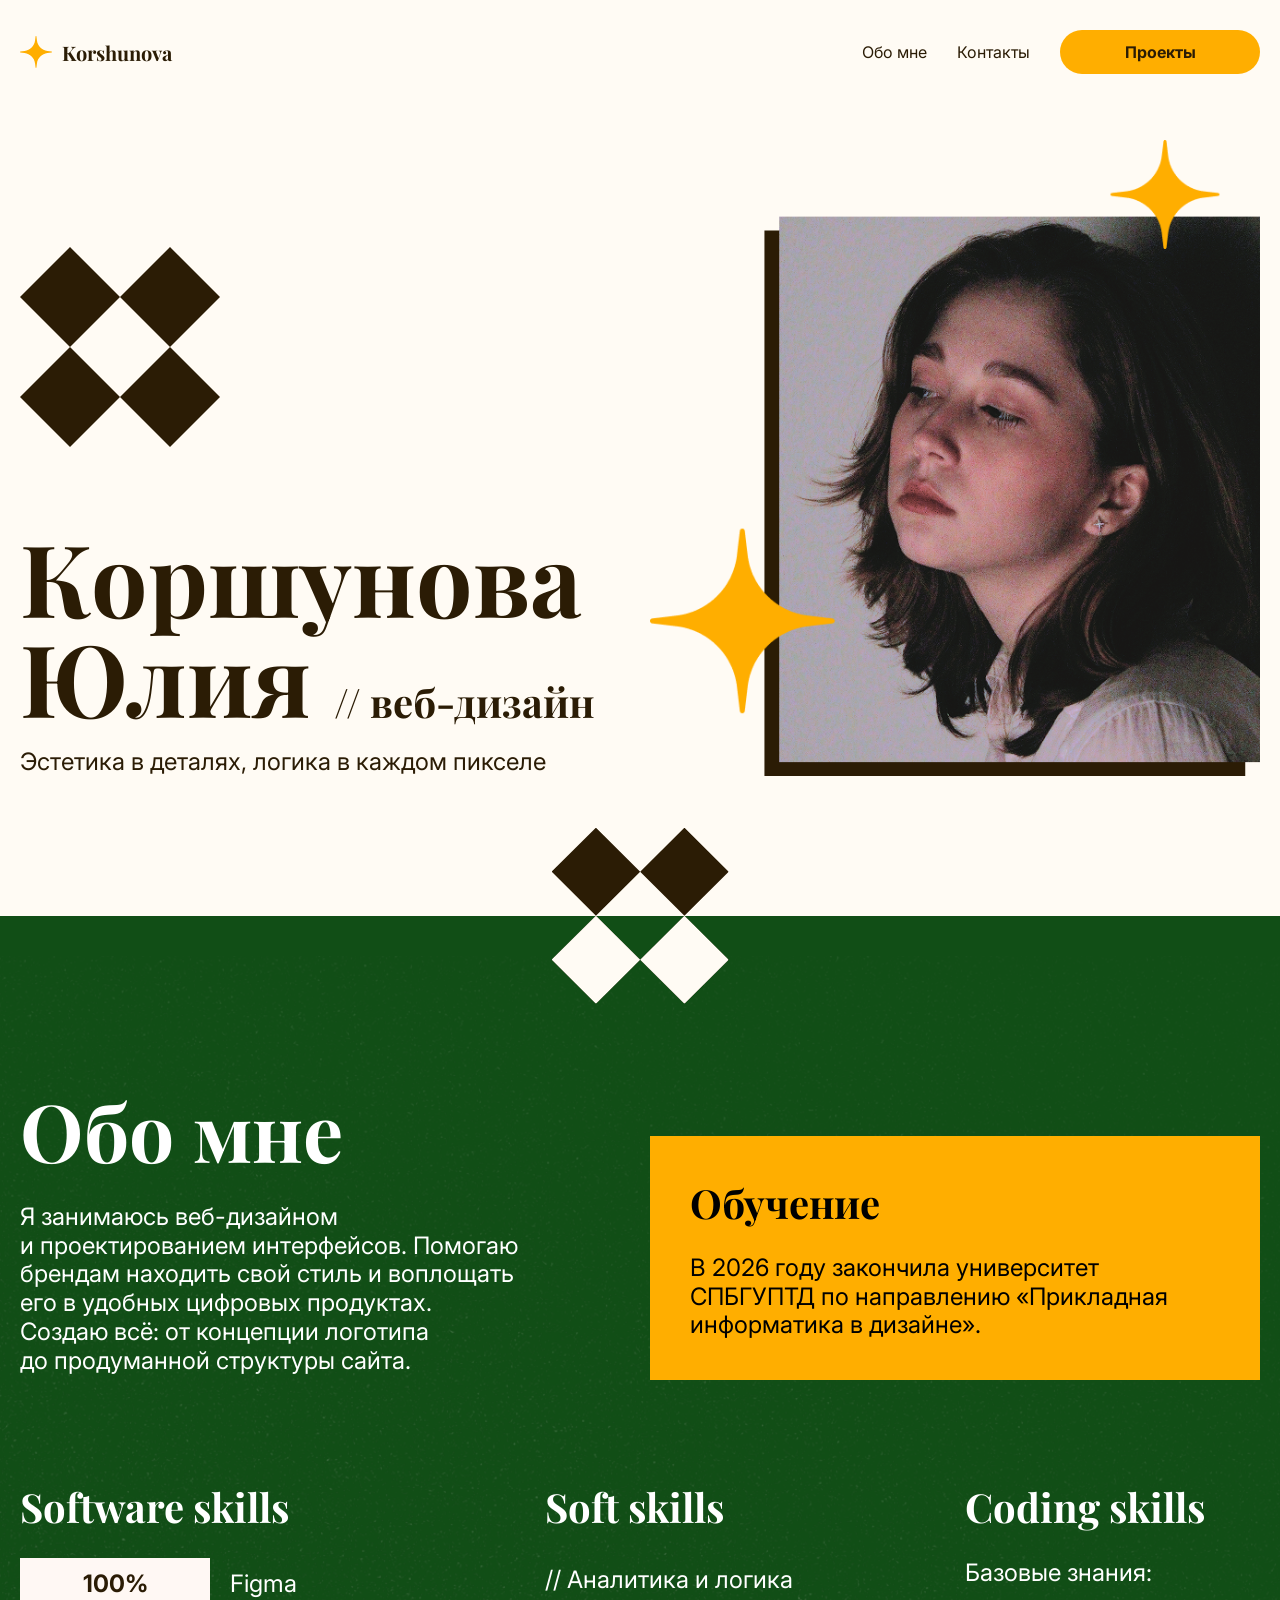
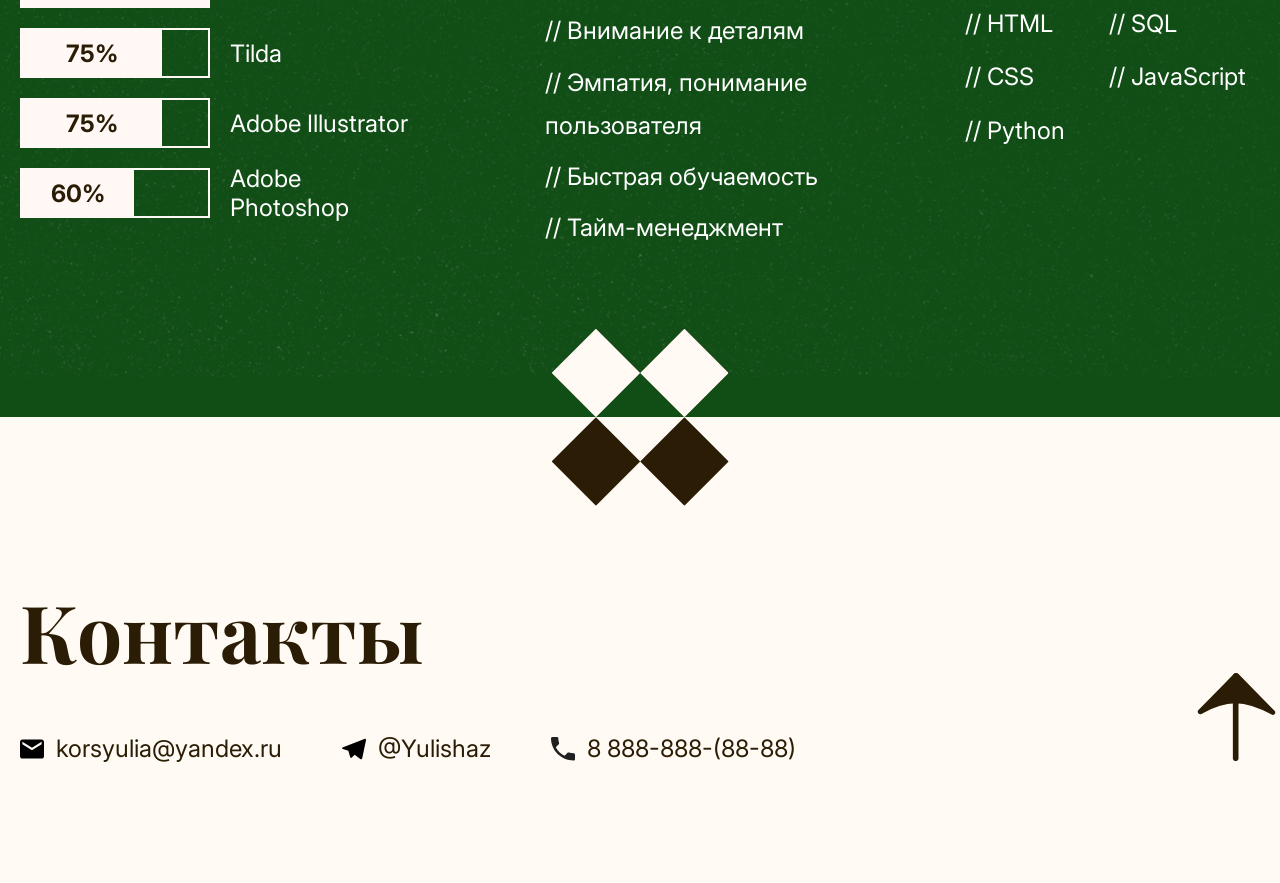
<file: index.html>
<!DOCTYPE html>
<html lang="ru">
<head>
  <meta charset="UTF-8">
  <meta name="viewport" content="width=device-width, initial-scale=1.0">
  <title>Korshunova</title>
  <link rel="icon" href="img/star.svg" type="image/svg+xml">

  <link href="https://fonts.googleapis.com/css2?family=Inter:wght@400;700&family=Playfair+Display:wght@700&display=swap" rel="stylesheet">
  <link rel="stylesheet" href="style.css">
</head>

<body>

<header class="header">
  <div class="container header__inner">
    <a href="index.html" class="logo">
      <img src="img/logo.svg" alt="">
      <span>Korshunova</span>
    </a>

    <nav class="nav">
      <a href="#about">Обо мне</a>
      <a href="#contacts">Контакты</a>
      <a href="projects.html" class="btn">Проекты</a>
    </nav>
  </div>
</header>

<main>

<section class="hero">
  <div class="container grid hero__grid">

    <div class="hero__content">
      <img class="decor decor--shape" src="img/shape.svg" alt="">
      <div class="hero__name-wrapper">
        <h1>Коршунова<br>Юлия <span class="hero__role">// веб-дизайн</span></h1>
      </div>
      <p class="hero__desc">Эстетика в деталях, логика в каждом пикселе</p>
    </div>

    <div class="hero__image">
      <img src="img/photo.png" alt="">
    </div>

  </div>
</section>

<section class="decor-section decor-section--top">
  <div class="container">
    <img class="decor decor--tooltip1" src="img/Tooltip1.svg" alt="">
  </div>
</section>

<section class="about" id="about">
  <div class="container grid">

    <div class="about__text">
      <h2>Обо мне</h2>
      <p class="about__desc">
        Я&nbsp;занимаюсь веб-дизайном и&nbsp;проектированием интерфейсов. Помогаю брендам находить свой стиль и&nbsp;воплощать его в&nbsp;удобных цифровых продуктах. Создаю всё: от&nbsp;концепции логотипа до&nbsp;продуманной структуры сайта.
      </p>
    </div>

    <div class="about__education">
      <h3>Обучение</h3>
      <p>
        В&nbsp;2026&nbsp;году закончила университет СПБГУПТД по&nbsp;направлению «Прикладная информатика в&nbsp;дизайне».
      </p>
    </div>

    <!-- SOFTWARE -->
    <div class="skills software">
      <h3>Software skills</h3>
      <div class="software__grid">
        <div class="software__bars">
          <div class="skill">
            <div class="bar bar--full"><span class="bar__percent">100%</span></div>
            <span class="skill__name">Figma</span>
          </div>

          <div class="skill">
            <div class="bar bar--partial"><div class="bar__fill" style="width:75%"><span class="bar__percent">75%</span></div></div>
            <span class="skill__name">Tilda</span>
          </div>

          <div class="skill">
            <div class="bar bar--partial"><div class="bar__fill" style="width:75%"><span class="bar__percent">75%</span></div></div>
            <span class="skill__name">Adobe Illustrator</span>
          </div>

          <div class="skill">
            <div class="bar bar--partial"><div class="bar__fill" style="width:60%"><span class="bar__percent">60%</span></div></div>
            <span class="skill__name">Adobe Photoshop</span>
          </div>
        </div>
      </div>
    </div>

    <!-- SOFT -->
    <div class="skills soft">
      <h3>Soft skills</h3>
      <p>// Аналитика и логика</p>
      <p>// Внимание к деталям</p>
      <p>// Эмпатия, понимание пользователя</p>
      <p>// Быстрая обучаемость</p>
      <p>// Тайм-менеджмент</p>
    </div>

    <!-- CODING -->
    <div class="skills coding">
      <h3>Coding skills</h3>
      <p class="coding__subtitle">Базовые знания:</p>
      <div class="coding__grid">
        <span>// HTML</span>
        <span>// SQL</span>
        <span>// CSS</span>
        <span>// JavaScript</span>
        <span>// Python</span>
      </div>
    </div>

  </div>
</section>

<section class="decor-section decor-section--bottom">
  <div class="container">
    <img class="decor decor--tooltip2" src="img/Tooltip2.svg" alt="">
  </div>
</section>

<section class="contacts" id="contacts">
  <div class="container grid contacts__grid">
    <div class="contacts__content">
      <h2>Контакты</h2>

      <div class="contacts__row">
        <a href="mailto:korsyulia@yandex.ru" class="contacts__item">
          <img src="img/email.svg" alt="" class="contacts__icon">
          <span>korsyulia@yandex.ru</span>
        </a>
        <a href="https://t.me/Yulishaz" class="contacts__item">
          <img src="img/telegram.svg" alt="" class="contacts__icon">
          <span>@Yulishaz</span>
        </a>
        <a href="tel:88888888888" class="contacts__item">
          <img src="img/phone.svg" alt="" class="contacts__icon">
          <span>8 888-888-(88-88)</span>
        </a>
      </div>
    </div>

    <a href="#" class="scroll-up">
      <svg class="scroll-up__svg" width="94" height="90" viewBox="0 0 94 90" fill="none" xmlns="http://www.w3.org/2000/svg">
        <path d="M90.6475 45.5056L3.21889 45.5056" stroke="currentColor" stroke-width="6" stroke-linecap="round"/>
        <path d="M2.09815 43.5738L41.1259 5.20379C41.9572 4.38652 43.3418 5.45259 42.7895 6.47921C26.6225 36.5305 26.5753 55.269 42.088 82.7337C42.6707 83.7653 41.2412 84.9096 40.3964 84.0789L2.09815 46.4262C1.30101 45.6425 1.30101 44.3575 2.09815 43.5738Z" fill="currentColor" stroke="currentColor" stroke-width="3"/>
      </svg>
    </a>
  </div>
</section>

</main>

<script src="cursor-stars.js"></script>
<script>
  // Плавный скролл к контактам
  document.querySelectorAll('a[href="#contacts"]').forEach(anchor => {
    anchor.addEventListener('click', function(e) {
      e.preventDefault();
      const contacts = document.querySelector('#contacts');
      if (contacts) {
        contacts.scrollIntoView({ behavior: 'smooth' });
      }
    });
  });
</script>

</body>
</html>
</file>
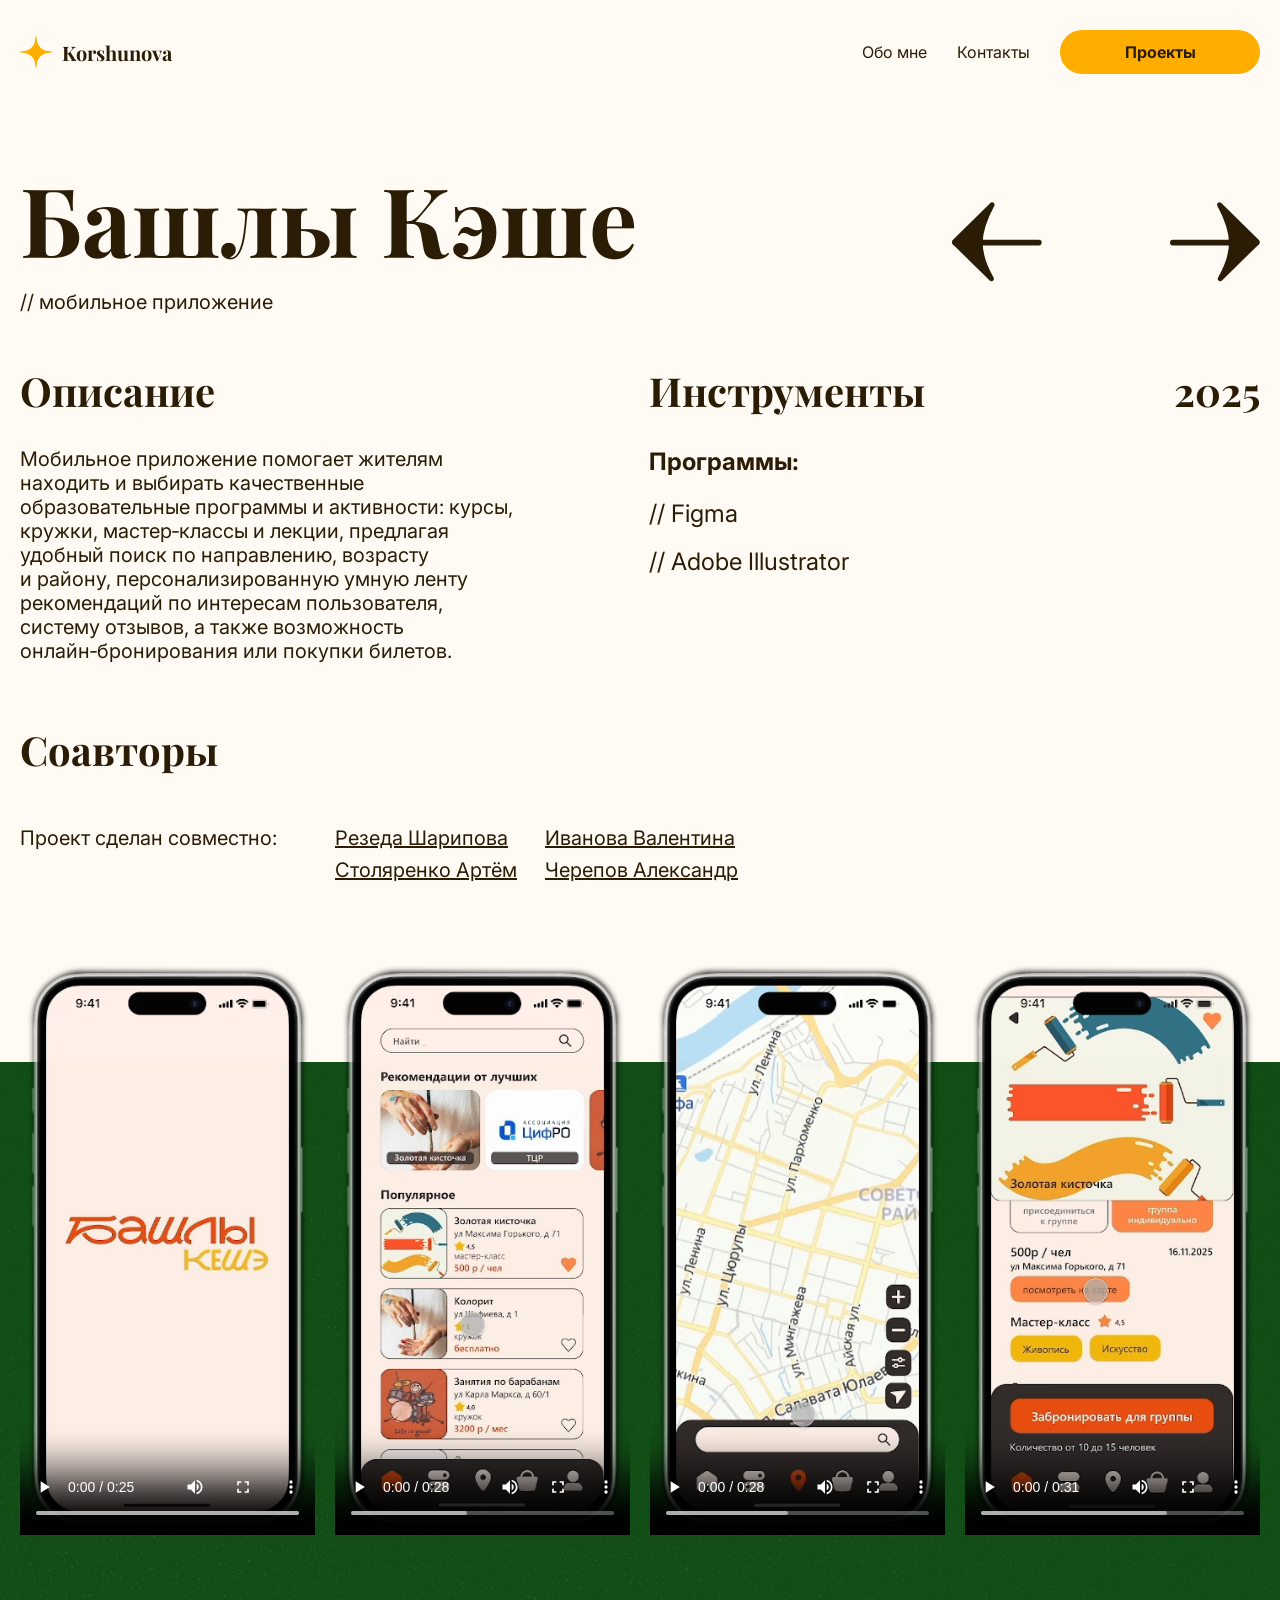
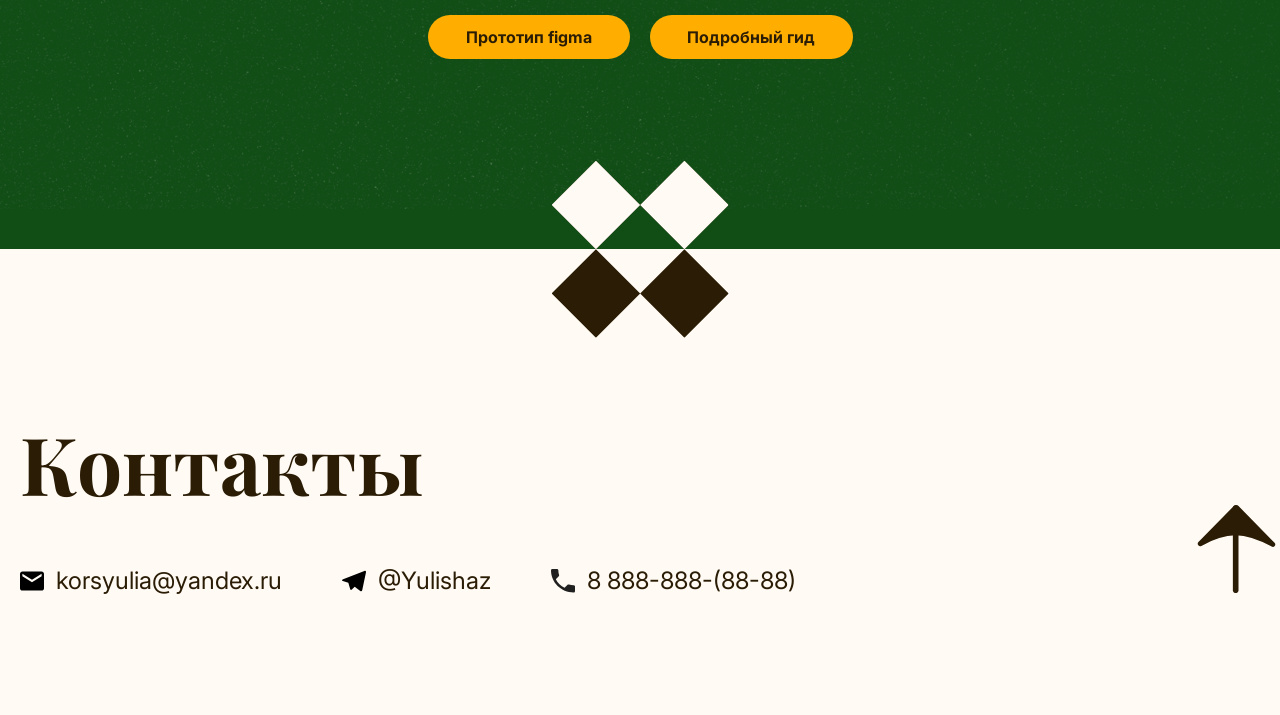
<file: Bashly_Keshe.html>
<!DOCTYPE html>
<html lang="ru">
<head>
  <meta charset="UTF-8">
  <meta name="viewport" content="width=device-width, initial-scale=1.0">
  <title>Korshunova</title>
  <link rel="icon" href="img/star.svg" type="image/svg+xml">

  <link href="https://fonts.googleapis.com/css2?family=Inter:wght@400;700&family=Playfair+Display:wght@700&display=swap" rel="stylesheet">
  <link rel="stylesheet" href="style.css">
	<link rel="stylesheet" href="1-5_project.css">
</head>

<body>

<header class="header">
  <div class="container header__inner">
    <a href="index.html" class="logo">
      <img src="img/logo.svg" alt="">
      <span>Korshunova</span>
    </a>

    <nav class="nav">
      <a href="#about">Обо мне</a>
      <a href="#contacts">Контакты</a>
      <a href="projects.html" class="btn">Проекты</a>
    </nav>
  </div>
</header>

<main>


<section class="project-hero">
  <div class="container">
    <div class="project-hero__grid">
      <div class="project-hero__title">
        <h1>Башлы Кэше</h1>
        <p class="project-hero__subtitle">// мобильное приложение</p>
      </div>
      <div class="project-hero__nav">
        <a href="Re_Kroy.html" class="project-nav project-nav--left">
          <svg class="project-nav__svg" width="94" height="90" viewBox="0 0 94 90" fill="none" xmlns="http://www.w3.org/2000/svg">
            <path d="M90.6475 45.5056L3.21889 45.5056" stroke="currentColor" stroke-width="6" stroke-linecap="round"/>
            <path d="M2.09815 43.5738L41.1259 5.20379C41.9572 4.38652 43.3418 5.45259 42.7895 6.47921C26.6225 36.5305 26.5753 55.269 42.088 82.7337C42.6707 83.7653 41.2412 84.9096 40.3964 84.0789L2.09815 46.4262C1.30101 45.6425 1.30101 44.3575 2.09815 43.5738Z" fill="currentColor" stroke="currentColor" stroke-width="3"/>
          </svg>
        </a>
        <a href="Robot_Fyorli.html" class="project-nav project-nav--right">
          <svg class="project-nav__svg" width="94" height="90" viewBox="0 0 94 90" fill="none" xmlns="http://www.w3.org/2000/svg">
            <path d="M3 45.5056L90.4286 45.5056" stroke="currentColor" stroke-width="6" stroke-linecap="round"/>
            <path d="M91.5493 43.5738L52.5215 5.20379C51.6902 4.38652 50.3057 5.45259 50.858 6.47921C67.025 36.5305 67.0721 55.269 51.5594 82.7337C50.9768 83.7653 52.4062 84.9096 53.2511 84.0789L91.5493 46.4262C92.3465 45.6425 92.3465 44.3575 91.5493 43.5738Z" fill="currentColor" stroke="currentColor" stroke-width="3"/>
          </svg>
        </a>
      </div>
    </div>
  </div>
</section>



<section class="project-description">
  <div class="container grid">
    <div class="project-description__content">
      <h3>Описание</h3>
      <p>Мобильное приложение помогает жителям находить и&nbsp;выбирать качественные образовательные программы и&nbsp;активности: курсы, кружки, мастер‑классы и&nbsp;лекции, предлагая удобный поиск по&nbsp;направлению, возрасту и&nbsp;району, персонализированную умную ленту рекомендаций по&nbsp;интересам пользователя, систему отзывов, а&nbsp;также возможность онлайн‑бронирования или&nbsp;покупки билетов.</p>
    </div>
    <div class="project-description__tools project-description__tools--bashly">
      <h3>Инструменты</h3>
      <div class="tools-grid tools-grid--bashly">
        <div class="tools-block tools-block--programs">
          <h4>Программы:</h4>
          <div class="tools-list">
            <span>// Figma</span>
            <span>// Adobe Illustrator</span>
          </div>
        </div>
      </div>
    </div>
    <div class="project-description__year project-description__year--bashly-desk">
      <span>2025</span>
    </div>
  </div>
</section>

<section class="project-additional project-additional--bashly">
  <div class="container grid">
    <div class="project-additional__coauthors-full">
      <h3>Соавторы</h3>
    </div>
    <div class="project-additional__coauthors">
      <p>Проект сделан совместно:</p>
    </div>
    <div class="project-additional__coauthors-names project-additional__coauthors-names--left">
      <p><a href="https://portfolio-site-ivory-xi-17.vercel.app/index.html" target="_blank" class="coauthors-link">Резеда Шарипова</a></p>
      <p><a href="https://69ca72d69d079e9d02023d40--sweet-kulfi-033fd5.netlify.app/index.html" target="_blank" class="coauthors-link">Столяренко Артём</a></p>
    </div>
    <div class="project-additional__coauthors-names project-additional__coauthors-names--right">
      <p><a href="https://vallusha-ivanova.github.io/PORTFOLIO_VI/" target="_blank" class="coauthors-link">Иванова Валентина</a></p>
      <p><a href="https://lurrk.okak.pw/" target="_blank" class="coauthors-link">Черепов Александр</a></p>
    </div>
    <div class="project-description__year project-description__year--bashly-mob">
      <span>2025</span>
    </div>
  </div>
</section>

<section class="project-video-section project-bashly-videos">
  <div class="container grid">
    <div class="project-bashly__video-wrapper">
      <video class="project-bashly__video" controls>
        <source src="img/Башлыкэше1.webm" type="video/webm">
        Ваш браузер не поддерживает видео.
      </video>
    </div>
    <div class="project-bashly__video-wrapper">
      <video class="project-bashly__video" controls>
        <source src="img/Башлыкэше2.webm" type="video/webm">
        Ваш браузер не поддерживает видео.
      </video>
    </div>
    <div class="project-bashly__video-wrapper">
      <video class="project-bashly__video" controls>
        <source src="img/Башлыкэше3.webm" type="video/webm">
        Ваш браузер не поддерживает видео.
      </video>
    </div>
    <div class="project-bashly__video-wrapper">
      <video class="project-bashly__video" controls>
        <source src="img/Башлыкэше4.webm" type="video/webm">
        Ваш браузер не поддерживает видео.
      </video>
    </div>
    <div class="project-bashly__buttons">
      <a href="https://www.figma.com/design/RJx8r9iWoQotzjj0ZLqhCL/IT?node-id=0-1&t=GP9k4cDZUFLuFrWu-1" target="_blank" class="btn btn--figma">Прототип figma</a>
      <a href="https://disk.yandex.ru/i/KCMBqmqzCn1Mfw" target="_blank" class="btn btn--guide">Подробный гид</a>
    </div>
  </div>
</section>

<section class="decor-section decor-section--bottom">
  <div class="container">
    <img class="decor decor--tooltip2" src="img/Tooltip2.svg" alt="">
  </div>
</section>




<section class="contacts" id="contacts">
  <div class="container grid contacts__grid">
    <div class="contacts__content">
      <h2>Контакты</h2>

      <div class="contacts__row">
        <a href="mailto:korsyulia@yandex.ru" class="contacts__item">
          <img src="img/email.svg" alt="" class="contacts__icon">
          <span>korsyulia@yandex.ru</span>
        </a>
        <a href="https://t.me/Yulishaz" class="contacts__item">
          <img src="img/telegram.svg" alt="" class="contacts__icon">
          <span>@Yulishaz</span>
        </a>
        <a href="tel:88888888888" class="contacts__item">
          <img src="img/phone.svg" alt="" class="contacts__icon">
          <span>8 888-888-(88-88)</span>
        </a>
      </div>
    </div>

    <a href="#" class="scroll-up">
      <svg class="scroll-up__svg" width="94" height="90" viewBox="0 0 94 90" fill="none" xmlns="http://www.w3.org/2000/svg">
        <path d="M90.6475 45.5056L3.21889 45.5056" stroke="currentColor" stroke-width="6" stroke-linecap="round"/>
        <path d="M2.09815 43.5738L41.1259 5.20379C41.9572 4.38652 43.3418 5.45259 42.7895 6.47921C26.6225 36.5305 26.5753 55.269 42.088 82.7337C42.6707 83.7653 41.2412 84.9096 40.3964 84.0789L2.09815 46.4262C1.30101 45.6425 1.30101 44.3575 2.09815 43.5738Z" fill="currentColor" stroke="currentColor" stroke-width="3"/>
      </svg>
    </a>
  </div>
</section>

</main>

<script src="cursor-stars.js"></script>
<script>
  // Плавный скролл к контактам
  document.querySelectorAll('a[href="#contacts"]').forEach(anchor => {
    anchor.addEventListener('click', function(e) {
      e.preventDefault();
      const contacts = document.querySelector('#contacts');
      if (contacts) {
        contacts.scrollIntoView({ behavior: 'smooth' });
      }
    });
  });
</script>

</body>
</html>
</file>
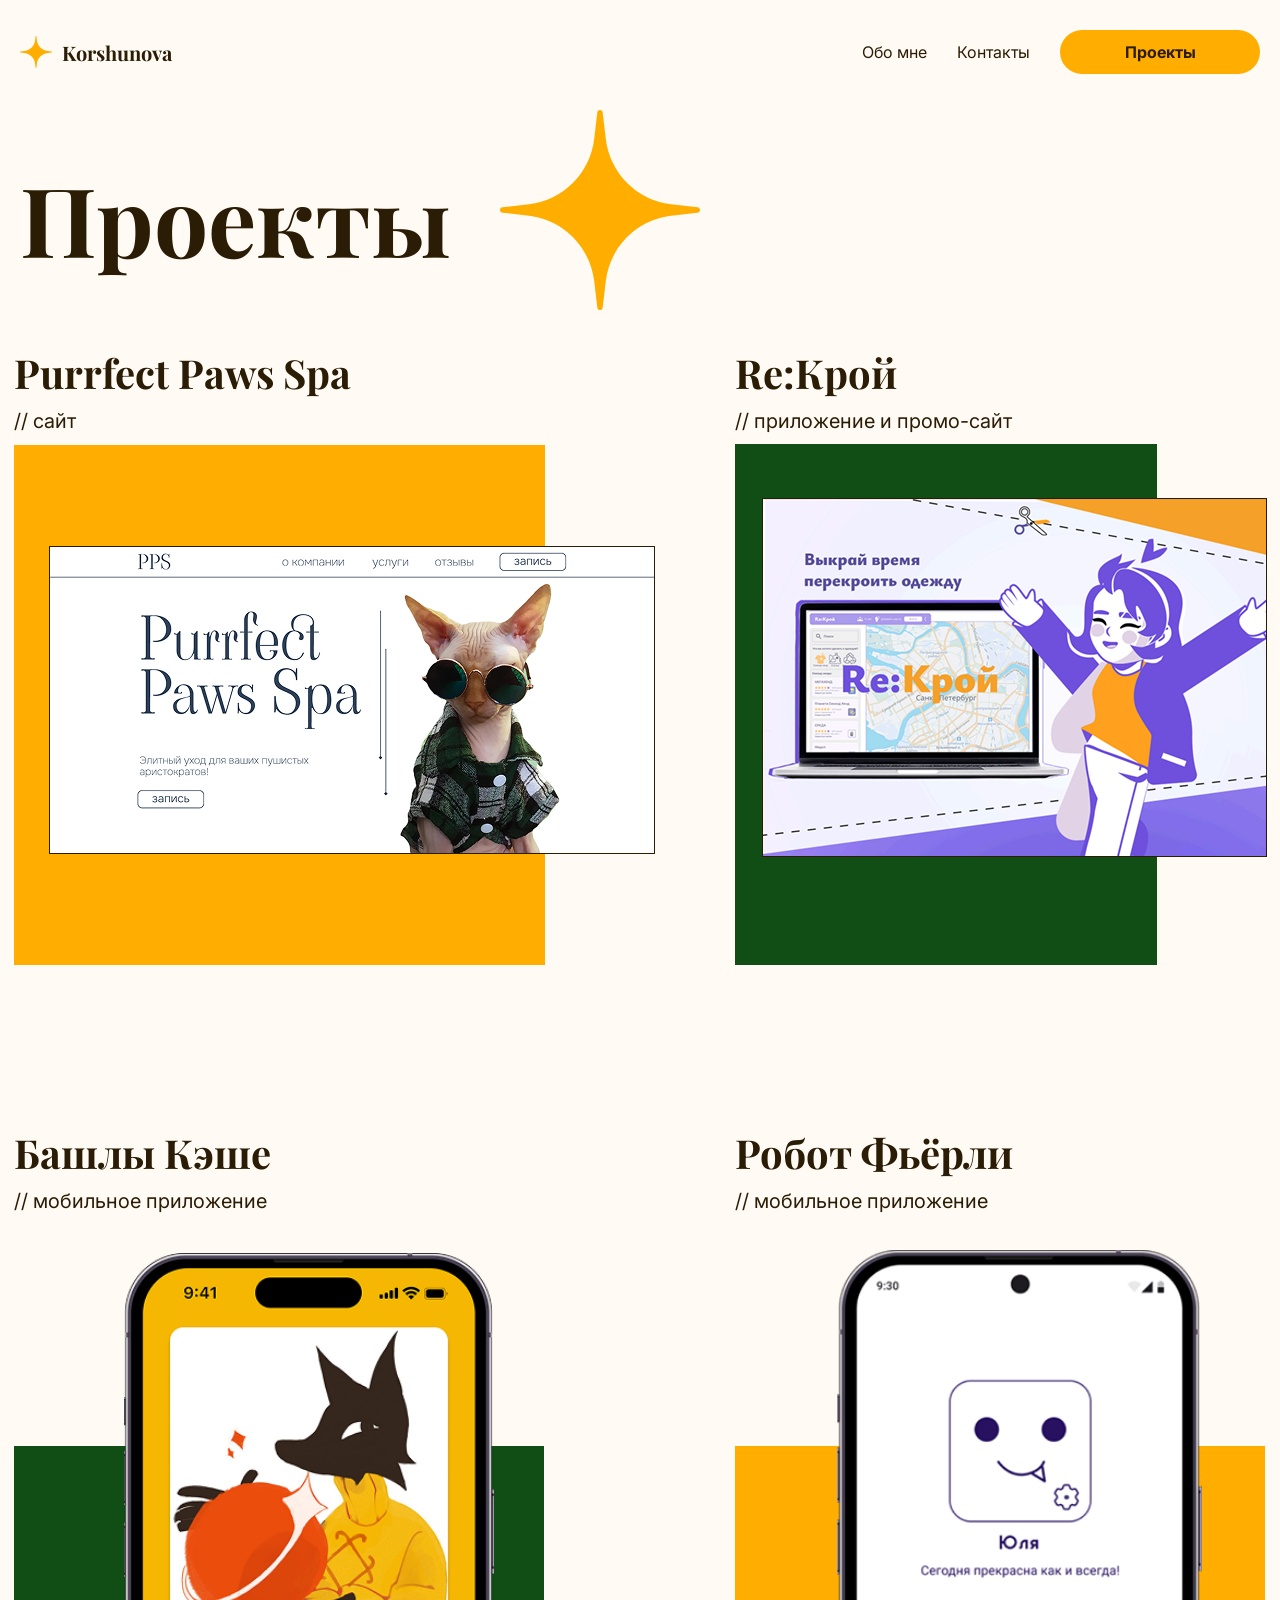
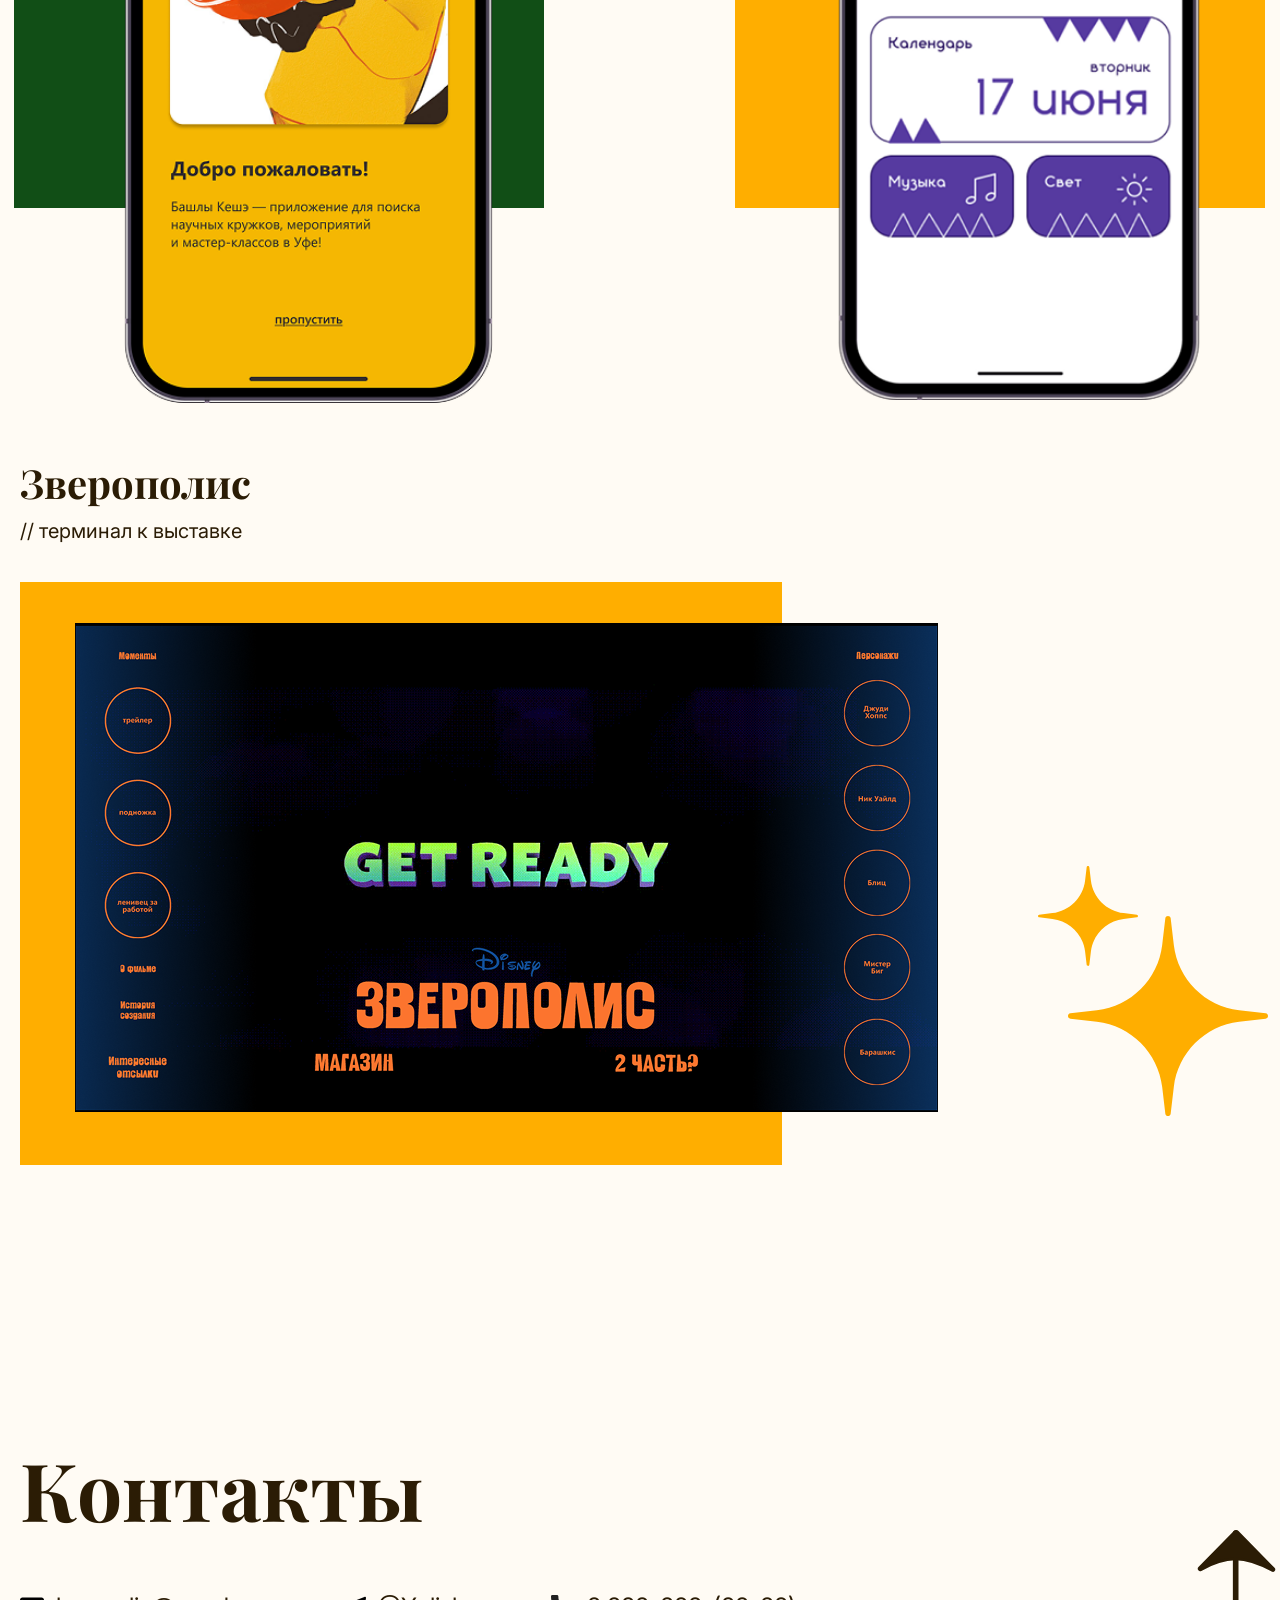
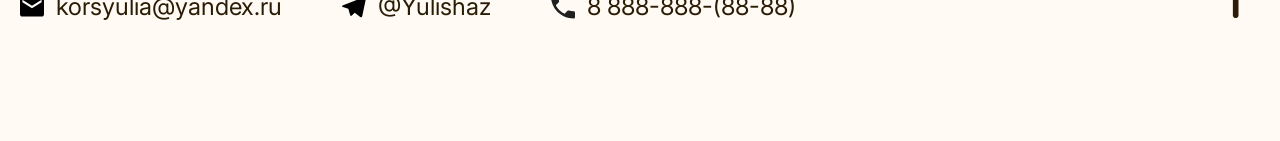
<file: projects.html>
<!DOCTYPE html>
<html lang="ru">
<head>
  <meta charset="UTF-8">
  <meta name="viewport" content="width=device-width, initial-scale=1.0">
  <title>Korshunova — Проекты</title>
  <link rel="icon" href="img/star.svg" type="image/svg+xml">

  <link href="https://fonts.googleapis.com/css2?family=Inter:wght@400;700&family=Playfair+Display:wght@700&display=swap" rel="stylesheet">
  <link rel="stylesheet" href="style.css">
  <link rel="stylesheet" href="projects.css">
</head>

<body>

<header class="header">
  <div class="container header__inner">
    <a href="index.html" class="logo">
      <img src="img/logo.svg" alt="">
      <span>Korshunova</span>
    </a>

    <nav class="nav">
      <a href="index.html">Обо мне</a>
      <a href="#contacts">Контакты</a>
      <span class="btn btn--active">Проекты</span>
    </nav>
  </div>
</header>

<main>

<section class="projects-hero">
  <div class="container">
    <div class="projects-hero__content">
      <img class="decor decor--star-big" src="img/star-big.svg" alt="">
      <h1>Проекты</h1>
    </div>
  </div>
</section>

<section class="projects-section">
  <div class="container">
    <div class="projects-grid">

      <!-- Первый ряд: Purrfect Paws Spa и Re:Крой -->
      <div class="projects-row">
        <!-- Purrfect Paws Spa -->
        <a href="Purrfect_Raws_Spa.html" class="project-card project-card--left">
          <div class="project-card__header">
            <h2>Purrfect Paws Spa</h2>
            <p>// сайт</p>
          </div>
          <div class="project-card__bg project-card__bg--orange"></div>
          <img src="img/Purrfect Raws Spa.png" alt="Purrfect Paws Spa" class="project-card__image">
        </a>

        <!-- Re:Крой -->
        <a href="Re_Kroy.html" class="project-card project-card--right">
          <div class="project-card__header">
            <h2>Re:Крой</h2>
            <p>// приложение и промо-сайт</p>
          </div>
          <div class="project-card__bg project-card__bg--green"></div>
          <img src="img/Re kroy.png" alt="Re:Крой" class="project-card__image">
        </a>
      </div>

      <!-- Второй ряд: Башлы Кэше и Робот Фьёрли -->
      <div class="projects-row">
        <!-- Башлы Кэше -->
        <a href="Bashly_Keshe.html" class="project-card project-card--left">
          <div class="project-card__header">
            <h2>Башлы Кэше</h2>
            <p>// мобильное приложение</p>
          </div>
          <div class="project-card__bg project-card__bg--green-narrow"></div>
          <img src="img/Башлы Кэше.png" alt="Башлы Кэше" class="project-card__image project-card__image--bashly">
        </a>

        <!-- Робот Фьёрли -->
        <a href="Robot_Fyorli.html" class="project-card project-card--right">
          <div class="project-card__header">
            <h2>Робот Фьёрли</h2>
            <p>// мобильное приложение</p>
          </div>
          <div class="project-card__bg project-card__bg--orange-narrow"></div>
          <img src="img/Робот Фьёрли.png" alt="Робот Фьёрли" class="project-card__image project-card__image--robot">
        </a>
      </div>

      <!-- Третий ряд: Зверополис + звёздочки справа -->
      <div class="projects-row projects-row--bottom">
        <a href="Zveropolis.html" class="project-card project-card--wide">
          <div class="project-card__header">
            <h2>Зверополис</h2>
            <p>// терминал к выставке</p>
          </div>
          <div class="project-card__bg project-card__bg--orange-wide"></div>
          <img src="img/Зверополис.png" alt="Зверополис" class="project-card__image project-card__image--zveropolis">
        </a>

        <!-- Звёздочки справа от Зверополиса -->
        <div class="projects-decor">
          <img class="decor decor--star" src="img/star.svg" alt="">
          <img class="decor decor--star-big" src="img/star-big.svg" alt="">
        </div>
      </div>

    </div>
  </div>
</section>

<section class="contacts contacts--projects" id="contacts">
  <div class="container grid contacts__grid">
    <div class="contacts__content">
      <h2>Контакты</h2>

      <div class="contacts__row">
        <a href="mailto:korsyulia@yandex.ru" class="contacts__item">
          <img src="img/email.svg" alt="" class="contacts__icon">
          <span>korsyulia@yandex.ru</span>
        </a>
        <a href="https://t.me/Yulishaz" class="contacts__item">
          <img src="img/telegram.svg" alt="" class="contacts__icon">
          <span>@Yulishaz</span>
        </a>
        <a href="tel:88888888888" class="contacts__item">
          <img src="img/phone.svg" alt="" class="contacts__icon">
          <span>8 888-888-(88-88)</span>
        </a>
      </div>
    </div>

    <a href="#" class="scroll-up">
      <svg class="scroll-up__svg" width="94" height="90" viewBox="0 0 94 90" fill="none" xmlns="http://www.w3.org/2000/svg">
        <path d="M90.6475 45.5056L3.21889 45.5056" stroke="currentColor" stroke-width="6" stroke-linecap="round"/>
        <path d="M2.09815 43.5738L41.1259 5.20379C41.9572 4.38652 43.3418 5.45259 42.7895 6.47921C26.6225 36.5305 26.5753 55.269 42.088 82.7337C42.6707 83.7653 41.2412 84.9096 40.3964 84.0789L2.09815 46.4262C1.30101 45.6425 1.30101 44.3575 2.09815 43.5738Z" fill="currentColor" stroke="currentColor" stroke-width="3"/>
      </svg>
    </a>
  </div>
</section>

</main>

<script>
  // Плавный скролл к контактам
  document.querySelectorAll('a[href="#contacts"]').forEach(anchor => {
    anchor.addEventListener('click', function(e) {
      e.preventDefault();
      const contacts = document.querySelector('#contacts');
      if (contacts) {
        contacts.scrollIntoView({ behavior: 'smooth' });
      }
    });
  });
</script>
<script src="cursor-stars.js"></script>

</body>
</html>
</file>
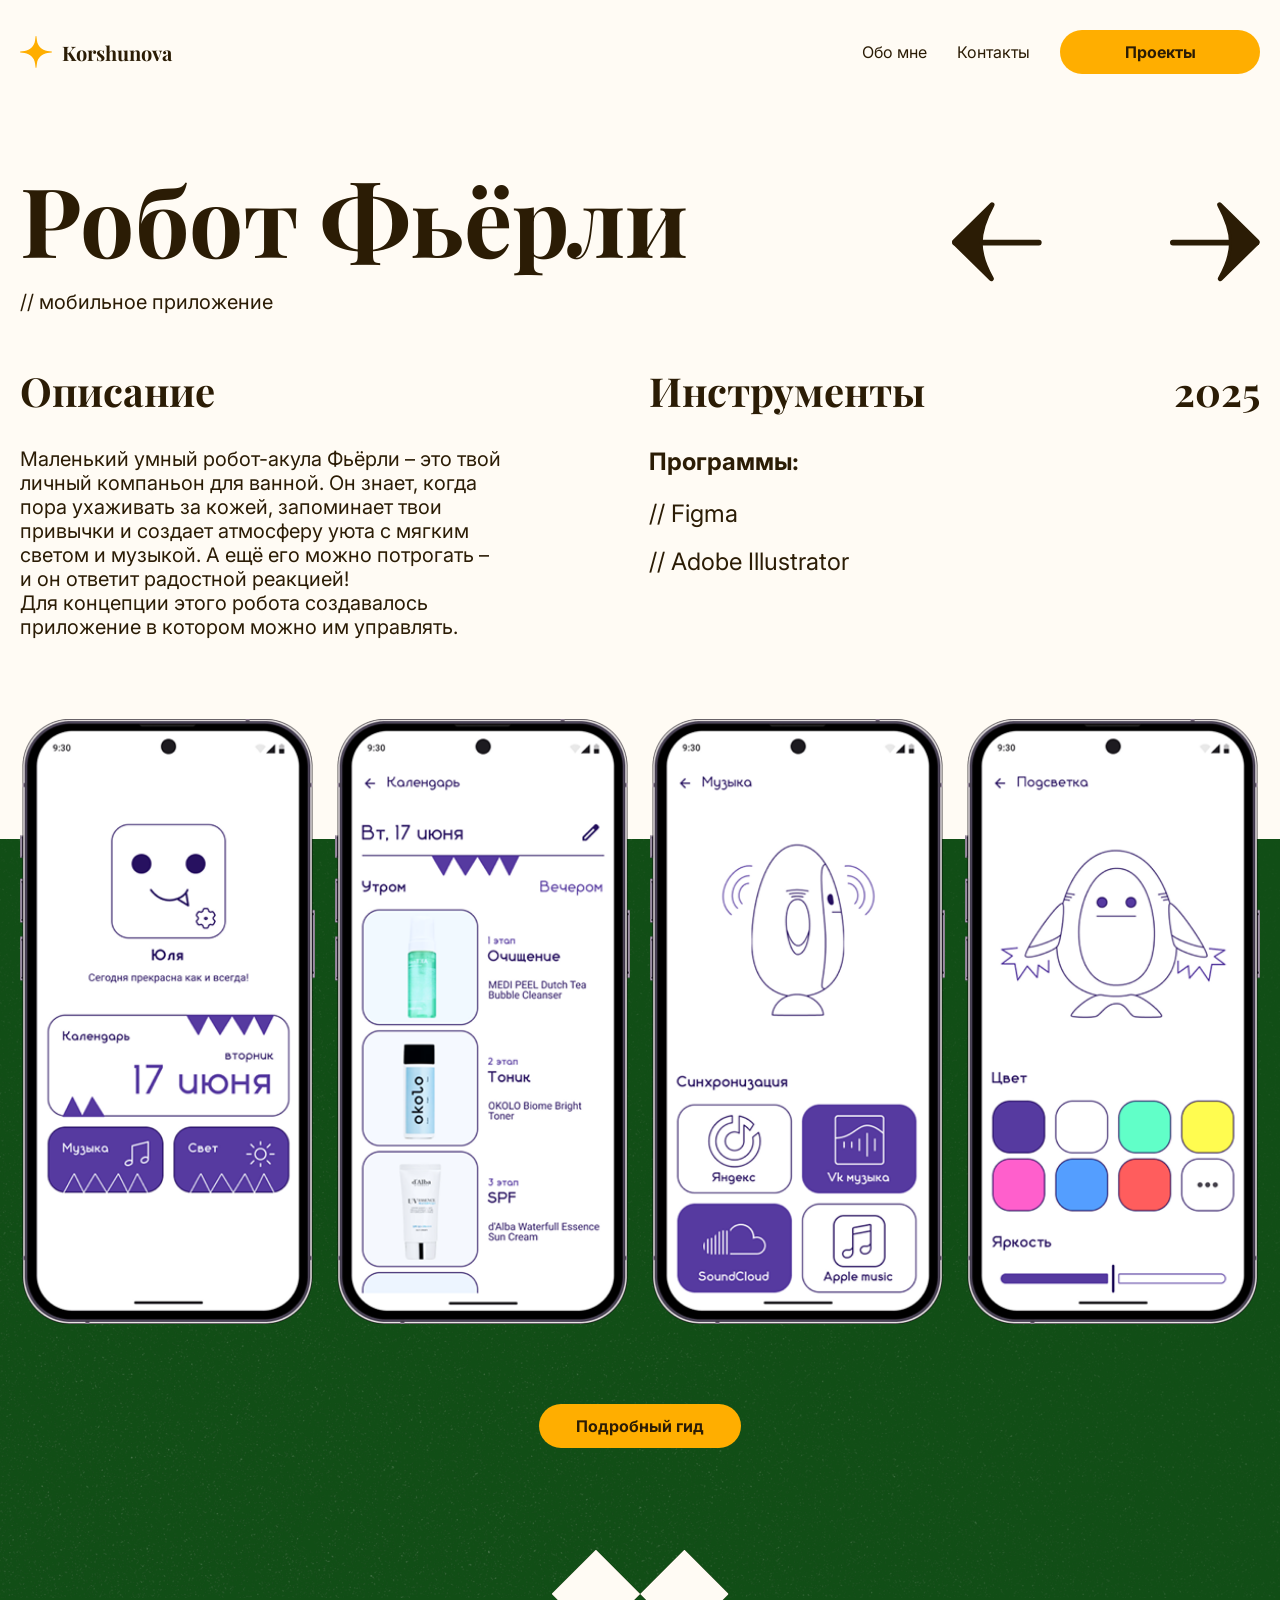
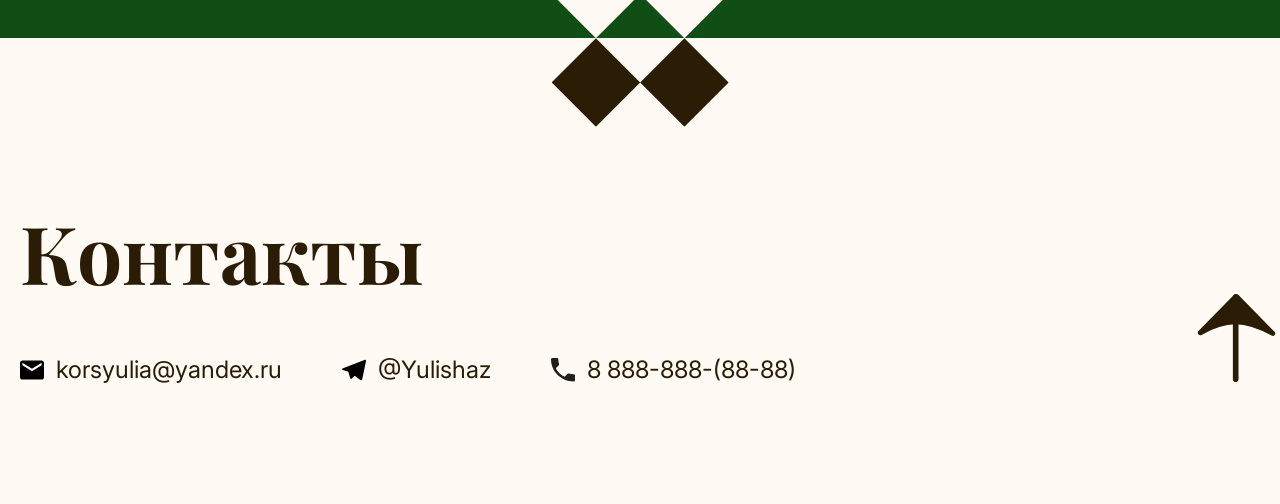
<file: Robot_Fyorli.html>
<!DOCTYPE html>
<html lang="ru">
<head>
  <meta charset="UTF-8">
  <meta name="viewport" content="width=device-width, initial-scale=1.0">
  <title>Korshunova</title>
  <link rel="icon" href="img/star.svg" type="image/svg+xml">

  <link href="https://fonts.googleapis.com/css2?family=Inter:wght@400;700&family=Playfair+Display:wght@700&display=swap" rel="stylesheet">
  <link rel="stylesheet" href="style.css">
	<link rel="stylesheet" href="1-5_project.css">
</head>

<body>

<header class="header">
  <div class="container header__inner">
    <a href="index.html" class="logo">
      <img src="img/logo.svg" alt="">
      <span>Korshunova</span>
    </a>

    <nav class="nav">
      <a href="#about">Обо мне</a>
      <a href="#contacts">Контакты</a>
      <a href="projects.html" class="btn">Проекты</a>
    </nav>
  </div>
</header>

<main>


<section class="project-hero">
  <div class="container">
    <div class="project-hero__grid">
      <div class="project-hero__title">
        <h1>Робот Фьёрли</h1>
        <p class="project-hero__subtitle">// мобильное приложение</p>
      </div>
      <div class="project-hero__nav">
        <a href="Bashly_Keshe.html" class="project-nav project-nav--left">
          <svg class="project-nav__svg" width="94" height="90" viewBox="0 0 94 90" fill="none" xmlns="http://www.w3.org/2000/svg">
            <path d="M90.6475 45.5056L3.21889 45.5056" stroke="currentColor" stroke-width="6" stroke-linecap="round"/>
            <path d="M2.09815 43.5738L41.1259 5.20379C41.9572 4.38652 43.3418 5.45259 42.7895 6.47921C26.6225 36.5305 26.5753 55.269 42.088 82.7337C42.6707 83.7653 41.2412 84.9096 40.3964 84.0789L2.09815 46.4262C1.30101 45.6425 1.30101 44.3575 2.09815 43.5738Z" fill="currentColor" stroke="currentColor" stroke-width="3"/>
          </svg>
        </a>
        <a href="Zveropolis.html" class="project-nav project-nav--right">
          <svg class="project-nav__svg" width="94" height="90" viewBox="0 0 94 90" fill="none" xmlns="http://www.w3.org/2000/svg">
            <path d="M3 45.5056L90.4286 45.5056" stroke="currentColor" stroke-width="6" stroke-linecap="round"/>
            <path d="M91.5493 43.5738L52.5215 5.20379C51.6902 4.38652 50.3057 5.45259 50.858 6.47921C67.025 36.5305 67.0721 55.269 51.5594 82.7337C50.9768 83.7653 52.4062 84.9096 53.2511 84.0789L91.5493 46.4262C92.3465 45.6425 92.3465 44.3575 91.5493 43.5738Z" fill="currentColor" stroke="currentColor" stroke-width="3"/>
          </svg>
        </a>
      </div>
    </div>
  </div>
</section>



<section class="project-description project-description--fyorli">
  <div class="container grid">
    <div class="project-description__content">
      <h3>Описание</h3>
      <p>Маленький умный робот-акула Фьёрли – это твой личный компаньон для ванной. Он&nbsp;знает, когда пора ухаживать за&nbsp;кожей, запоминает твои привычки и&nbsp;создает атмосферу уюта с&nbsp;мягким светом и&nbsp;музыкой. А&nbsp;ещё его можно потрогать – и&nbsp;он&nbsp;ответит радостной реакцией!</p>
      <p>Для концепции этого робота создавалось приложение в&nbsp;котором можно им&nbsp;управлять.</p>
    </div>
    <div class="project-description__tools project-description__tools--wide">
      <h3>Инструменты</h3>
      <div class="tools-grid">
        <div class="tools-block tools-block--programs">
          <h4>Программы:</h4>
          <div class="tools-list">
            <span>// Figma</span>
            <span>// Adobe Illustrator</span>
          </div>
        </div>
      </div>
    </div>
    <div class="project-description__year">
      <span>2025</span>
    </div>
  </div>
</section>

<section class="project-video-section project-robot-section project-page-fyorli">
  <div class="container grid">
    <div class="project-robot__images">
      <img src="img/Робот1.png" alt="Робот Фьёрли 1" class="project-robot__image">
      <img src="img/Робот2.png" alt="Робот Фьёрли 2" class="project-robot__image">
      <img src="img/Робот3.png" alt="Робот Фьёрли 3" class="project-robot__image">
      <img src="img/Робот4.png" alt="Робот Фьёрли 4" class="project-robot__image">
    </div>
    <div class="project-video__buttons project-video__buttons--single">
      <a href="https://disk.yandex.ru/d/OLlLaeZv41No-w" target="_blank" class="btn btn--figma">Подробный гид</a>
    </div>
  </div>
</section>

<section class="decor-section decor-section--bottom">
  <div class="container">
    <img class="decor decor--tooltip2" src="img/Tooltip2.svg" alt="">
  </div>
</section>




<section class="contacts" id="contacts">
  <div class="container grid contacts__grid">
    <div class="contacts__content">
      <h2>Контакты</h2>

      <div class="contacts__row">
        <a href="mailto:korsyulia@yandex.ru" class="contacts__item">
          <img src="img/email.svg" alt="" class="contacts__icon">
          <span>korsyulia@yandex.ru</span>
        </a>
        <a href="https://t.me/Yulishaz" class="contacts__item">
          <img src="img/telegram.svg" alt="" class="contacts__icon">
          <span>@Yulishaz</span>
        </a>
        <a href="tel:88888888888" class="contacts__item">
          <img src="img/phone.svg" alt="" class="contacts__icon">
          <span>8 888-888-(88-88)</span>
        </a>
      </div>
    </div>

    <a href="#" class="scroll-up">
      <svg class="scroll-up__svg" width="94" height="90" viewBox="0 0 94 90" fill="none" xmlns="http://www.w3.org/2000/svg">
        <path d="M90.6475 45.5056L3.21889 45.5056" stroke="currentColor" stroke-width="6" stroke-linecap="round"/>
        <path d="M2.09815 43.5738L41.1259 5.20379C41.9572 4.38652 43.3418 5.45259 42.7895 6.47921C26.6225 36.5305 26.5753 55.269 42.088 82.7337C42.6707 83.7653 41.2412 84.9096 40.3964 84.0789L2.09815 46.4262C1.30101 45.6425 1.30101 44.3575 2.09815 43.5738Z" fill="currentColor" stroke="currentColor" stroke-width="3"/>
      </svg>
    </a>
  </div>
</section>

</main>

<script src="cursor-stars.js"></script>
<script>
  // Плавный скролл к контактам
  document.querySelectorAll('a[href="#contacts"]').forEach(anchor => {
    anchor.addEventListener('click', function(e) {
      e.preventDefault();
      const contacts = document.querySelector('#contacts');
      if (contacts) {
        contacts.scrollIntoView({ behavior: 'smooth' });
      }
    });
  });
</script>

</body>
</html>
</file>
<file: style.css>
:root {
  --bg: #FFFBF4;
  --bar-bg: #FFF8F4;
  --dark: #2B1C05;
  --green: #114E16;
  --accent: #FFAE00;

  --container: 1300px;
}

/* RESET */
* {
  margin: 0;
  padding: 0;
  box-sizing: border-box;
}

body {
  background: var(--bg);
  color: var(--dark);
  font-family: 'Inter', sans-serif;
  cursor: url('img/cursor.svg') 2 2, auto;
}

a, button, .logo, .project-nav, .scroll-up, .btn, .coauthors-link, .nav a, .nav .btn {
  cursor: url('img/cursor-hover.svg') 2 2, pointer;
}

*:active {
  cursor: url('img/cursor-click.svg') 2 2, pointer !important;
}

a:active, button:active, .logo:active, .project-nav:active, .scroll-up:active, .btn:active, .coauthors-link:active, .nav a:active, .nav .btn:active, .project-nav:active {
  cursor: url('img/cursor-click.svg') 2 2, pointer;
}

/* LAYOUT */
.container {
  max-width: var(--container);
  margin: 0 auto;
  padding: 0 20px;
}

.grid {
  display: grid;
  grid-template-columns: repeat(12, 1fr);
  gap: 20px;
}

/* HEADER */
.header {
  position: fixed;
  width: 100%;
  background: var(--bg);
  padding: 30px 0;
  z-index: 10;
}

.header__inner {
  display: flex;
  justify-content: space-between;
  align-items: center;
}

.logo {
  display: flex;
  gap: 10px;
  align-items: center;
  text-decoration: none;
  color: var(--dark);
  transition: color 0.3s ease;
}

.logo:hover {
  color: var(--accent);
}

.logo:active {
  color: var(--dark);
}

.logo img {
  width: 32px;
  height: 32px;
}

.logo:hover img {
  animation: logo-blink 0.6s ease-in-out infinite;
}

@keyframes logo-blink {
  0% {
    transform: scale(1);
  }
  50% {
    transform: scale(0.7);
  }
  100% {
    transform: scale(1);
  }
}

.logo span {
  font-family: 'Playfair Display', serif;
  font-weight: 700;
  font-size: 20px;
}

.nav {
  display: flex;
  gap: 30px;
  align-items: center;
}

.nav a {
  text-decoration: none;
  color: var(--dark);
  font-size: 16px;
  font-weight: 400;
  transition: color 0.3s ease, font-weight 0.3s ease;
}

.nav a:hover {
  color: var(--accent);
  font-weight: 700;
}

.nav a:active {
  color: var(--dark);
  font-weight: 700;
}

.nav .btn {
  background: var(--accent);
  border: none;
  padding: 12px 24px;
  border-radius: 24px;
  font-weight: bold;
  font-size: 16px;
  text-decoration: none;
  color: var(--dark);
  transition: background 0.3s ease, color 0.3s ease;
  width: 200px;
  text-align: center;
}

.nav .btn:hover {
  background: var(--dark);
  color: var(--bg);
}

.nav .btn:active {
  background: var(--dark);
  color: var(--bg);
}

/* HERO */
.hero {
  padding-top: 140px;
  padding-bottom: 100px;
  position: relative;
}

.hero__grid {
  align-items: end;
}

.hero__content {
  grid-column: 1 / 7;
  position: relative;
  display: flex;
  flex-direction: column;
  justify-content: flex-end;
  padding-top: 140px;
}

.hero__image {
  grid-column: 7 / 13;
  position: relative;
}

.hero__image img {
  width: 100%;
  display: block;
}

.hero__name-wrapper {
  position: relative;
  display: inline-block;
}

h1 {
  font-family: 'Playfair Display', serif;
  font-size: 100px;
  line-height: 1;
  display: inline;
}

.hero__role {
  font-family: 'Playfair Display', serif;
  font-size: 40px;
  white-space: nowrap;
}

.hero__desc {
  margin-top: 20px;
  font-size: 24px;
  font-weight: 400;
}

/* DECOR */
.decor {
  position: absolute;
  left: 50%;
  transform: translateX(-50%);
  z-index: 5;
}

.decor--shape {
  top: -140px;
  left: 0;
  transform: none;
  width: 200px;
  height: 200px;
}

.decor--tooltip1 {
  top: 0;
  width: calc((100% - 220px) / 12 * 2);
}

.decor--tooltip2 {
  bottom: 0;
  width: calc((100% - 220px) / 12 * 2);
}

/* DECOR SECTIONS */
.decor-section {
  position: relative;
  height: 80px;
  padding: 0;
}

.decor-section--top {
  background: linear-gradient(to bottom, var(--bg) 50%, var(--green) 50%);
}

.decor-section--bottom {
  background: linear-gradient(to bottom, var(--green) 50%, var(--bg) 50%);
}

.decor-section .container {
  max-width: var(--container);
  margin: 0 auto;
  padding: 0 20px;
  position: relative;
  height: 100%;
}

.decor-section .decor {
  position: absolute;
  top: 50%;
  left: 50%;
  transform: translate(-50%, -50%);
}

/* ABOUT */
.about {
  background: var(--green);
  color: white;
  padding: 120px 0;
  position: relative;
}

.about::before {
  content: '';
  position: absolute;
  top: 0;
  left: 0;
  right: 0;
  bottom: 0;
  background-image: url('img/ЗелёныйШум.png');
  background-size: cover;
  background-position: center;
  opacity: 0.5;
  pointer-events: none;
}

.about .container {
  position: relative;
  z-index: 1;
}

.about__text {
  grid-column: 1 / 6;
}

.about__text h2 {
  margin-bottom: 20px;
}

.about__desc {
  font-size: 24px;
  font-weight: 400;
  line-height: 1.2;
}

.about__text p {
  font-size: 24px;
  font-weight: 400;
  line-height: 1.2;
}

.about__education {
  grid-column: 7 / 13;
  background: var(--accent);
  color: black;
  padding: 40px;
	padding-right: 60px;
  margin-top: 60px;
}

.about__education p {
  font-size: 24px;
  font-weight: 400;
  line-height: 1.2;
}

h2 {
  font-family: 'Playfair Display', serif;
  font-size: 80px;
  margin-bottom: 30px;
}

h3 {
  font-family: 'Playfair Display', serif;
  font-size: 40px;
  margin-bottom: 25px;
}

/* SKILLS */
.skills {
  margin-top: 80px;
}

.software {
  grid-column: 1 / 5;
}

.software__grid {
  display: grid;
  grid-template-columns: repeat(2, 1fr);
  gap: 20px;
}

.software__bars {
  grid-column: 1 / 3;
  display: flex;
  flex-direction: column;
  gap: 20px;
}

.skill {
  display: grid;
  grid-template-columns: repeat(4, 1fr);
  gap: 20px;
  align-items: start;
}

.skill__name {
  grid-column: 3 / 5;
  font-size: 24px;
  font-weight: 400;
  display: flex;
  align-items: center;
  height: 50px;
}

/* BARS */
.bar {
  grid-column: 1 / 3;
  height: 50px;
  position: relative;
  background: var(--bar-bg);
  border: 2px solid var(--bar-bg);
  display: flex;
  align-items: center;
  justify-content: center;
}

.bar--partial {
  background: transparent;
  border-color: var(--bar-bg);
}

.bar__fill {
  position: absolute;
  left: 0;
  top: 0;
  bottom: 0;
  background: var(--bar-bg);
  display: flex;
  align-items: center;
  justify-content: center;
}

.bar__percent {
  position: relative;
  z-index: 1;
  font-family: 'Inter', sans-serif;
  font-weight: 700;
  font-size: 24px;
  color: var(--dark);
}

.soft {
  grid-column: 6 / 9;
}

.soft p {
  font-size: 24px;
  font-weight: 400;
  line-height: 1.8;
  margin-bottom: 8px;
}

.coding {
  grid-column: 10 / 13;
}

.coding__subtitle {
  font-size: 24px;
  font-weight: 400;
  margin-bottom: 15px;
}

.coding__grid {
  display: grid;
  grid-template-columns: repeat(2, auto);
  gap: 10px 30px;
}

.coding__grid span {
  font-size: 24px;
  font-weight: 400;
  line-height: 1.8;
}

/* CONTACTS */
.contacts {
  padding: 120px 0;
}

.contacts h2 {
  color: var(--dark);
}

.contacts__grid {
  position: relative;
}

.contacts__content {
  grid-column: 1 / 13;
}

.contacts__row {
  display: flex;
  gap: 60px;
  margin-top: 50px;
  flex-wrap: wrap;
  align-items: center;
}

.contacts__item {
  display: flex;
  align-items: center;
  gap: 12px;
  text-decoration: none;
  color: var(--dark);
  font-size: 24px;
  font-weight: 400;
  transition: color 0.3s ease, font-weight 0.3s ease;
}

.contacts__item:hover {
  color: var(--accent);
  font-weight: 700;
}

.contacts__item:hover .contacts__icon {
  filter: brightness(0) sepia(1) saturate(10000%) hue-rotate(38deg);
}

.contacts__item:active {
  color: var(--dark);
  font-weight: 700;
}

.contacts__item:active .contacts__icon {
  filter: brightness(0);
}

.contacts__icon {
  width: 24px;
  height: 24px;
  filter: brightness(0);
  transition: filter 0.3s ease;
}

.scroll-up {
  position: absolute;
  right: 0;
  bottom: 0;
  display: block;
  width: calc((100% - 220px) / 12);
  height: auto;
  color: var(--dark);
  transition: color 0.3s ease;
}

.scroll-up__svg {
  width: 100%;
  height: auto;
  fill: currentColor;
  stroke: currentColor;
  transform: rotate(90deg);
}

.scroll-up:hover {
  color: var(--accent);
}

.scroll-up:active {
  color: var(--dark);
}

/* ===========================
   MEDIA QUERIES
   =========================== */

/* Планшеты и небольшие десктопы (до 1024px) */
@media (max-width: 1024px) {
  :root {
    --container: 90%;
  }

  h1 {
    font-size: 72px;
  }

  .hero__role {
    font-size: 32px;
  }

  .hero__desc {
    font-size: 20px;
  }

  .hero {
    padding-top: 100px;
    padding-bottom: 60px;
  }

  .hero__content {
    grid-column: 1 / 8;
    padding-top: 80px;
  }

  .hero__image {
    grid-column: 8 / 13;
  }

  h2 {
    font-size: 60px;
  }

  h3 {
    font-size: 32px;
  }

  .about {
    padding: 80px 0;
  }

  .about__text {
    grid-column: 1 / 8;
  }

  .about__desc {
    font-size: 24px;
  }

  .about__text p,
  .about__education p {
    font-size: 20px;
  }

  .about__education {
    grid-column: 8 / 13;
    padding: 30px;
    margin-top: 40px;
  }

  .about__education p {
    font-size: 20px;
  }

  .skills {
    margin-top: 60px;
  }

  .software {
    grid-column: 1 / 6;
  }

  .soft {
    grid-column: 6 / 10;
  }

  .coding {
    grid-column: 10 / 13;
  }

  .skill__name,
  .bar__percent,
  .soft p,
  .coding__subtitle,
  .coding__grid span {
    font-size: 22px;
  }

  .contacts {
    padding: 80px 0;
  }

  .contacts__item {
    font-size: 20px;
  }

  .decor--shape {
    width: 150px;
    height: 150px;
  }
}

/* Планшеты портретные и большие телефоны (до 768px) */
@media (max-width: 768px) {
  .header {
    padding: 20px 0;
  }

  .logo img {
    width: 28px;
    height: 28px;
  }

  .logo span {
    font-size: 18px;
  }

  .nav {
    gap: 20px;
  }

  .nav a {
    font-size: 14px;
  }

  .nav .btn {
    padding: 10px 18px;
    font-size: 14px;
    width: auto;
  }

  h1 {
    font-size: 56px;
  }

  .hero__role {
    font-size: 28px;
  }

  .hero__desc {
    font-size: 18px;
  }

  .hero {
    padding-top: 80px;
    padding-bottom: 40px;
  }

  .hero__grid {
    grid-template-columns: 1fr;
  }

  .hero__image {
    grid-column: 1 / -1;
    order: -1;
	 margin-top: 40px; 
    margin-bottom: 60px;
  }

  .hero__image img {
    max-width: 50%;
    margin: 0 auto;
    display: block;
  }

  .hero__content {
    grid-column: 1 / -1;
    padding-top: 40px;
    text-align: left;
  }

  .decor--shape {
    top: -140px;
    left: 0;
    transform: none;
    width: 120px;
    height: 120px;
  }

  .about {
    padding: 60px 0;
  }

  .about .grid {
    grid-template-columns: 1fr;
  }

  .about__text,
  .about__education,
  .software,
  .soft,
  .coding {
    grid-column: 1 / -1;
  }

  .about__education {
    margin-top: 30px;
    padding: 25px;
  }

  .about__text h2,
  .about__education h3,
  .skills h3 {
    margin-bottom: 20px;
  }

  .about__text p,
  .about__education p {
    font-size: 20px;
  }

  .about__desc {
    font-size: 22px;
  }

  .skills {
    margin-top: 40px;
  }

  .software__grid {
    grid-template-columns: 1fr;
  }

  .skill {
    grid-template-columns: 1fr;
    gap: 10px;
  }

  .skill__name {
    grid-column: 1 / -1;
    height: auto;
    padding: 8px 0;
  }

  .bar {
    grid-column: 1 / -1;
  }

  .coding__grid {
    grid-template-columns: repeat(2, auto);
    gap: 10px 30px;
  }

  .contacts__row {
    gap: 30px;
    flex-direction: column;
    align-items: flex-start;
  }

  .contacts__item {
    font-size: 18px;
  }

  .scroll-up {
    width: 60px;
  }

  .decor-section {
    height: 60px;
  }

  .decor--tooltip1,
  .decor--tooltip2 {
    width: 80px;
  }
}

/* Мобильные телефоны (до 480px) */
@media (max-width: 480px) {
  .header {
    padding: 15px 0;
  }

  .header__inner {
    flex-direction: column;
    gap: 15px;
  }

  .logo {
    gap: 8px;
  }

  .logo img {
    width: 24px;
    height: 24px;
  }

  .logo span {
    font-size: 16px;
  }

  .nav {
    gap: 15px;
    flex-wrap: wrap;
    justify-content: center;
  }

  .nav a {
    font-size: 13px;
  }

  .nav .btn {
    padding: 8px 16px;
    font-size: 13px;
  }

  h1 {
    font-size: 42px;
  }

  .hero__role {
    font-size: 22px;
    white-space: normal;
  }

  .hero__desc {
    font-size: 16px;
  }

  .hero {
    padding-top: 60px;
    padding-bottom: 30px;
  }

  .hero__image {
    grid-column: 1 / -1;
    order: -1;
    margin-bottom: 50px;
  }

  .hero__image img {
    max-width: 100%;
  }

  .hero__content {
    grid-column: 1 / -1;
    padding-top: 140px;
    text-align: left;
	  padding-bottom: 50px;
  }

  .decor--shape {
    width: 120px;
    height: 120px;
    top: -0px;
    left: 0;
    transform: none;
  }

  h2 {
    font-size: 40px;
  }

  h3 {
    font-size: 24px;
  }

  .about {
    padding: 40px 0;
  }

  .about__text p,
  .about__education p {
    font-size: 18px;
  }

  .about__desc {
    font-size: 20px;
  }

  .about__education {
    padding: 20px;
  }

  .skills {
    margin-top: 30px;
  }

  .skill__name,
  .bar__percent,
  .soft p,
  .coding__subtitle,
  .coding__grid span {
    font-size: 20px;
  }

  .bar {
    height: 40px;
  }

  .skill__name {
    height: auto;
  }

  .coding__grid {
    grid-template-columns: repeat(2, auto);
    gap: 10px 20px;
  }

  .contacts {
    padding: 60px 0;
  }

  .contacts__row {
    gap: 20px;
  }

  .contacts__item {
    font-size: 16px;
  }

  .contacts__icon {
    width: 20px;
    height: 20px;
  }

  .scroll-up {
    width: 50px;
  }

  .decor-section {
    height: 40px;
  }

  .decor--tooltip1,
  .decor--tooltip2 {
    width: 110px;
  }
}

/* Звёздочки при клике */
.click-star {
  position: fixed;
  width: 49px;
  height: 49px;
  pointer-events: none;
  z-index: 9999;
  animation: star-popup 0.6s ease-out forwards;
}

@keyframes star-popup {
  0% {
    opacity: 1;
    transform: translate(0, 0) scale(0.5);
  }
  50% {
    opacity: 1;
    transform: translate(var(--tx), var(--ty)) scale(1.2);
  }
  100% {
    opacity: 0;
    transform: translate(calc(var(--tx) * 1.5), calc(var(--ty) * 1.5)) scale(0.8);
  }
}
</file>
<file: 1-5_project.css>
@charset "utf-8";
/* CSS Document */

/* PROJECT HERO SECTION */
.project-hero {
  padding-top: 170px;
  padding-bottom: 0px;
  position: relative;
}

.project-hero__grid {
  display: grid;
  grid-template-columns: repeat(12, 1fr);
  gap: 20px;
  align-items: center;
}

.project-hero__title {
  grid-column: 1 / 10;
}

.project-hero__nav {
  grid-column: 11 / 13;
  display: flex;
  flex-direction: row;
  gap: 10px;
  align-items: center;
  justify-content: flex-end;
}

.project-hero__title h1 {
  font-family: 'Playfair Display', serif;
  font-size: 96px;
  line-height: 1;
  display: inline-block;
}

.project-hero__subtitle {
  font-family: 'Inter', sans-serif;
  font-size: 20px;
  font-weight: 400;
  margin-top: 24px;
  display: block;
}

/* PROJECT DESCRIPTION SECTION */
.project-description {
  padding: 50px 0;
	padding-bottom: 200px;
}

.project-description__content {
  grid-column: 1 / 6;
}

.project-description__content h3 {
  font-family: 'Playfair Display', serif;
  font-size: 40px;
  margin-bottom: 30px;
}

.project-description__content p {
  font-size: 20px;
  font-weight: 400;
  line-height: 1.2;
}

/* TOOLS BLOCK */
.project-description__tools {
  grid-column: 7 / 11;
}

.project-description__tools--wide {
  grid-column: 7 / 12;
}

.project-description__tools--wide .tools-grid {
  grid-template-columns: 1fr;
}

/* Re:Крой tools grid */
.tools-grid--rekroy {
  grid-template-columns: 3fr 2fr !important;
}

.project-description__tools--rekroy {
  grid-column: 7 / 12;
}

/* Башлы Кэше tools grid - 4 колонки */
.tools-grid--bashly {
  grid-template-columns: 1fr !important;
}

.project-description__tools--bashly {
  grid-column: 7 / 11;
}

.project-description__year--bashly {
  grid-column: 12 / 13;
}

.project-description__year--bashly-desk {
  display: block;
}

.project-description__year--bashly-mob {
  display: none;
}

.project-description__year--rekroy {
  grid-column: 12 / 13;
}

.project-description__tools h3 {
  font-family: 'Playfair Display', serif;
  font-size: 40px;
  margin-bottom: 30px;
}

.tools-grid {
  display: grid;
  grid-template-columns: 2fr 3fr;
  gap: 40px;
}

.tools-block h4 {
  font-family: 'Inter', sans-serif;
  font-size: 24px;
  font-weight: 700;
  margin-bottom: 20px;
}

.tools-list {
  display: flex;
  flex-direction: column;
  gap: 12px;
}

.tools-list span {
  font-family: 'Inter', sans-serif;
  font-size: 24px;
  font-weight: 400;
  line-height: 1.5;
}

.project-description__year--rekroy {
  display: none;
}

.project-description__year--rekroy-desk {
  display: block;
}

.project-description__year--rekroy-mob {
  display: none;
}

/* YEAR BLOCK */
.project-description__year {
  grid-column: 12 / 13;
  text-align: right;
}

.project-description__year span {
  font-family: 'Playfair Display', serif;
  font-size: 40px;
  font-weight: 700;
}

/* PROJECT ADDITIONAL SECTION */
.project-additional {
  padding: 120px 0;
}

.project-additional--rekroy {
  margin-top: -140px;
  padding: 0 0 180px;
}

.project-additional__coauthors {
  grid-column: 1 / 6;
}

.project-additional__coauthors h3 {
  font-family: 'Playfair Display', serif;
  font-size: 40px;
  margin-bottom: 30px;
}

.project-additional__coauthors p {
  font-size: 20px;
  font-weight: 400;
  line-height: 1.2;
}

.coauthors-link {
  color: inherit;
  text-decoration: underline;
  transition: color 0.3s ease, font-weight 0.3s ease;
  cursor: pointer;
}

.coauthors-link:hover {
  color: var(--accent);
  font-weight: 700;
}

.project-additional__awards {
  grid-column: 7 / 13;
  background: var(--accent);
  padding: 16px;
}

.project-additional__awards h3 {
  font-family: 'Playfair Display', serif;
  font-size: 40px;
  margin-bottom: 30px;
}

.project-additional__awards p {
  font-size: 20px;
  font-weight: 400;
  line-height: 1.2;
}

/* Башлы Кэше - соавторы без наград */
.project-additional--bashly {
  margin-top: -140px;
  padding: 0 0 180px;
}

.project-additional__coauthors-full {
  grid-column: 1 / 13;
}

.project-additional__coauthors-full h3 {
  font-family: 'Playfair Display', serif;
  font-size: 40px;
  margin-bottom: 30px;
}

.project-additional__coauthors {
  grid-column: 1 / 4;
}

.project-additional__coauthors-names {
  display: flex;
  flex-direction: column;
  gap: 8px;
}

.project-additional__coauthors-names--left {
  grid-column: 4 / 6;
}

.project-additional__coauthors-names--right {
  grid-column: 6 / 9;
}

.project-additional__coauthors-names p {
  font-size: 20px;
  font-weight: 400;
  line-height: 1.2;
  margin: 0;
}

/* Re:Крой VIDEOS SECTION */
.project-rekroy-videos {
  background: var(--green);
  width: 100%;
  padding: 0 0 150px;
  position: relative;
}

.project-rekroy__video-wrapper {
  grid-column: 2 / 12;
  position: relative;
  z-index: 1;
}

.project-rekroy__video-wrapper:first-child {
  margin-top: -120px;
}

.project-rekroy__video {
  width: 100%;
  height: auto;
  display: block;
  box-shadow: -15px 15px 0 var(--dark);
}

.project-rekroy__buttons {
  grid-column: 2 / 12;
  display: flex;
  gap: 20px;
  justify-content: center;
  align-items: center;
  position: relative;
  z-index: 1;
  margin-top: 60px;
}

.btn--guide {
  background: var(--accent);
  border: none;
  padding: 12px 24px;
  border-radius: 24px;
  font-weight: bold;
  font-size: 16px;
  cursor: pointer;
  text-decoration: none;
  color: var(--dark);
  transition: background 0.3s ease, color 0.3s ease;
  width: calc((100% - 220px) / 12 * 3);
  text-align: center;
  display: inline-block;
}

.btn--guide:hover {
  background: var(--dark);
  color: var(--bg);
}

.btn--guide:active {
  background: var(--dark);
  color: var(--bg);
}

/* Башлы Кэше VIDEOS SECTION - 4 видео по 3 колонки */
.project-bashly-videos {
  background: var(--green);
  width: 100%;
  padding: 0 0 150px;
  position: relative;
}

.project-bashly-videos::before {
  content: '';
  position: absolute;
  top: 0;
  left: 0;
  right: 0;
  bottom: 0;
  background-image: url('img/ЗелёныйШум.png');
  background-size: cover;
  background-position: center;
  opacity: 0.5;
  pointer-events: none;
}

.project-bashly__video-wrapper {
  grid-column: span 3;
  position: relative;
  z-index: 1;
  margin-top: -100px;
}

.project-bashly__video {
  width: 100%;
  height: auto;
  display: block;
}

.project-bashly__buttons {
  grid-column: 2 / 12;
  display: flex;
  gap: 20px;
  justify-content: center;
  align-items: center;
  position: relative;
  z-index: 1;
  margin-top: 60px;
}

/* PROJECT VIDEO SECTION */
.project-video-section {
  background: var(--green);
  position: relative;
  padding: 0 0 150px;
}

.project-video-section::before {
  content: '';
  position: absolute;
  top: 0;
  left: 0;
  right: 0;
  bottom: 0;
  background-image: url('img/ЗелёныйШум.png');
  background-size: cover;
  background-position: center;
  opacity: 0.5;
  pointer-events: none;
}

/* ROBOT SECTION */
.project-robot-section {
  padding: 0 0 150px;
}

.project-robot__images {
  grid-column: 1 / 13;
  display: grid;
  grid-template-columns: repeat(4, 1fr);
  gap: 20px;
  position: relative;
  z-index: 1;
  margin-top: -120px;
}

.project-robot__image {
  width: 100%;
  height: auto;
  object-fit: cover;
}

.project-video__wrapper {
  grid-column: 2 / 12;
  position: relative;
  z-index: 1;
}

.project-video__player {
  width: 100%;
  display: block;
  margin: -120px auto 0;
   box-shadow: -15px 15px 0 var(--dark);
}

.project-video__buttons {
  grid-column: 2 / 12;
  display: flex;
  gap: 20px;
  justify-content: center;
  align-items: center;
  position: relative;
  z-index: 1;
  margin-top: 60px;
}

.project-video__buttons--single {
  justify-content: center;
}

.project-video__buttons--single .btn--figma {
  width: calc((100% - 220px) / 12 * 3);
}

.btn--figma {
  background: var(--accent);
  border: none;
  padding: 12px 24px;
  border-radius: 24px;
  font-weight: bold;
  font-size: 16px;
  cursor: pointer;
  text-decoration: none;
  color: var(--dark);
  transition: background 0.3s ease, color 0.3s ease;
  width: calc((100% - 220px) / 12 * 3);
  text-align: center;
  display: inline-block;
}

.btn--figma:hover {
  background: var(--dark);
  color: var(--bg);
}

.btn--figma:active {
  background: var(--dark);
  color: var(--bg);
}

.btn--site {
  background: var(--accent);
  border: none;
  padding: 12px 24px;
  border-radius: 24px;
  font-weight: bold;
  font-size: 16px;
  cursor: pointer;
  text-decoration: none;
  color: var(--dark);
  transition: background 0.3s ease, color 0.3s ease;
  width: calc((100% - 220px) / 12 * 2);
  text-align: center;
  display: inline-block;
}

.btn--site:hover {
  background: var(--dark);
  color: var(--bg);
}

.btn--site:active {
  background: var(--dark);
  color: var(--bg);
}

/* NAVIGATION ARROWS */
.project-nav {
  display: flex;
  align-items: center;
  justify-content: center;
  color: var(--dark);
  transition: color 0.3s ease;
}

.project-nav__svg {
  width: 100%;
  height: auto;
  fill: currentColor;
  stroke: currentColor;
}

.project-nav:hover {
  color: var(--accent);
}

.project-nav:active {
  color: var(--dark);
}

.project-nav {
  width: 94px;
}

/* Десктоп - размеры стрелок */
@media (min-width: 1025px) {
  .project-hero__title {
    grid-column: 1 / 12;
  }

  .project-hero__nav {
    grid-column: 12 / 13;
    display: flex;
    flex-direction: row;
    align-items: center;
    justify-content: flex-end;
    gap: 128px;
  }

  .project-nav--left,
  .project-nav--right {
    width: 90px;
    height: 90px;
  }
}

/* ===========================
   RESPONSIVE
   =========================== */

/* Планшеты и небольшие десктопы (до 1024px) */
@media (max-width: 1024px) {
  .project-hero {
    padding-top: 220px;
    padding-bottom: 80px;
  }

  .project-hero__title {
    grid-column: 1 / 11;
  }

  .project-hero__title h1 {
    font-size: 72px;
  }

  .project-hero__subtitle {
    font-size: 18px;
    margin-top: 20px;
  }

  .project-hero__nav {
    grid-column: 10 / 13;
    display: flex;
    flex-direction: row;
    gap: 8px;
    align-items: center;
    justify-content: flex-end;
  }

  .project-nav {
    width: 70px;
  }

  .project-description {
    padding: 40px 0;
  }

  .project-description__content {
    grid-column: 1 / 7;
  }

  .project-description__content h3 {
    font-size: 36px;
    margin-bottom: 25px;
  }

  .project-description__content p {
    font-size: 18px;
  }

  .project-description__tools {
    grid-column: 8 / 12;
  }

  .project-description__tools h3 {
    font-size: 36px;
    margin-bottom: 25px;
  }

  .tools-grid {
    grid-template-columns: 1fr;
    gap: 30px;
  }

  .tools-block h4 {
    font-size: 22px;
  }

  .tools-list span {
    font-size: 20px;
  }

  .project-description__year {
    grid-column: 11 / 13;
    text-align: right;
  }

  .project-description__year span {
    font-size: 36px;
  }

  .project-additional {
    padding: 100px 0;
  }

  .project-additional--rekroy {
    margin-top: -120px;
    padding: 0 0 150px;
  }

  .project-additional__coauthors {
    grid-column: 1 / 8;
  }

  .project-additional__coauthors h3 {
    font-size: 36px;
  }

  .project-additional__coauthors p {
    font-size: 18px;
  }

  .project-additional__awards {
    grid-column: 8 / 13;
    padding: 14px;
  }

  .project-additional__awards h3 {
    font-size: 36px;
  }

  .project-additional__awards p {
    font-size: 18px;
  }

  /* Башлы Кэше - соавторы */
  .project-additional--bashly {
    margin-top: -140px;
    padding: 0 0 150px;
  }

  .project-additional__coauthors {
    grid-column: 1 / 5;
  }

  .project-additional__coauthors-names--left {
    grid-column: 5 / 7;
  }

  .project-additional__coauthors-names--right {
    grid-column: 7 / 10;
  }

  .project-video-section {
    padding: 0 0 100px;
  }

  .project-video__wrapper {
    grid-column: 2 / 12;
  }

  .project-video__player {
    margin-top: -80px;
    box-shadow: 12px 12px 12px 12px var(--dark);
  }

  .project-video__buttons {
    grid-column: 2 / 12;
    gap: 15px;
    margin-top: 40px;
  }

  .project-robot__images {
    grid-column: 1 / 13;
    grid-template-columns: repeat(4, 1fr);
    gap: 15px;
    margin-top: -80px;
  }

  .project-rekroy-videos {
    padding: 0 0 100px;
  }

  .project-rekroy__video-wrapper {
    grid-column: 2 / 12;
  }

  .project-rekroy__video-wrapper:first-child {
    margin-top: -80px;
  }

  .project-rekroy__video {
    box-shadow: -12px 12px 0 var(--dark);
  }

  .project-rekroy__buttons {
    grid-column: 2 / 12;
    gap: 15px;
    margin-top: 40px;
    flex-wrap: wrap;
  }

  /* Башлы Кэше видео */
  .project-bashly-videos {
    padding: 0 0 100px;
  }

  .project-bashly__video-wrapper {
    grid-column: 2 / 12;
    margin-top: -80px;
  }

  .project-bashly__video {
    box-shadow: none;
  }

  .project-bashly__buttons {
    grid-column: 2 / 12;
    gap: 15px;
    margin-top: 40px;
    flex-wrap: wrap;
  }

  .project-video__buttons--single .btn--figma {
    width: calc((100% - 180px) / 12 * 3);
  }

  .btn--figma {
    width: calc((100% - 180px) / 12 * 3);
  }

  .btn--site {
    width: calc((100% - 180px) / 12 * 2);
  }

  .btn--guide {
    width: calc((100% - 180px) / 12 * 3);
  }
}

/* Планшеты портретные и большие телефоны (до 768px) */
@media (max-width: 768px) {
  .project-hero {
    padding-top: 180px;
    padding-bottom: 60px;
  }

  .project-hero__title h1 {
    font-size: 56px;
  }

  .project-hero__subtitle {
    font-size: 18px;
    margin-top: 20px;
  }

  .project-hero__grid {
    gap: 15px;
  }

  .project-hero__title {
    grid-column: 1 / 10;
  }

  .project-hero__nav {
    grid-column: 10 / 13;
    display: flex;
    flex-direction: row;
    gap: 8px;
    align-items: center;
    justify-content: flex-end;
  }

  .project-nav {
    width: 60px;
  }

  .project-description {
    padding: 35px 0;
  }

  .project-description__content {
    grid-column: 1 / 13;
  }

  .project-description__content h3 {
    font-size: 32px;
    margin-bottom: 20px;
  }

  .project-description__content p {
    font-size: 18px;
  }

  .project-description__tools {
    grid-column: 1 / 13;
  }

  .project-description__tools h3 {
    font-size: 32px;
    margin-bottom: 20px;
  }

  .tools-grid {
    grid-template-columns: 1fr 1fr;
    gap: 25px;
  }

  .tools-block h4 {
    font-size: 20px;
  }

  .tools-list span {
    font-size: 18px;
  }

  .project-description__year {
    grid-column: 1 / 13;
    text-align: right;
    margin-top: 25px;
  }

  .project-description__year span {
    font-size: 32px;
  }

  .project-additional {
    padding: 80px 0;
  }

  .project-additional--rekroy {
    margin-top: -100px;
    padding: 0 0 230px;
  }

  .project-additional--bashly {
    margin-top: -100px;
    padding: 0 0 350px;
  }

  .project-additional__coauthors {
    grid-column: 1 / 13;
  }

  .project-additional__coauthors h3 {
    font-size: 32px;
  }

  .project-additional__coauthors p {
    font-size: 18px;
  }

  /* Башлы Кэше - соавторы */
  .project-additional__coauthors-names--left {
    grid-column: 5 / 7;
  }

  .project-additional__coauthors-names--right {
    grid-column: 7 / 10;
  }

  .project-additional__awards {
    grid-column: 1 / 13;
    padding: 14px;
  }

  .project-additional__awards h3 {
    font-size: 32px;
  }

  .project-additional__awards p {
    font-size: 18px;
  }

  .project-video-section {
    padding: 0 0 100px;
  }

  .project-video__wrapper {
    grid-column: 1 / 13;
  }

  .project-video__player {
    margin-top: -60px;
    box-shadow: 0 10px 0 var(--dark);
  }

  .project-video__buttons {
    grid-column: 1 / 13;
    gap: 12px;
    flex-wrap: wrap;
    margin-top: 30px;
  }

  .project-video__buttons--single .btn--figma {
    width: auto;
    padding: 10px 20px;
    font-size: 14px;
  }

  .project-robot__images {
    grid-column: 1 / 13;
    grid-template-columns: repeat(2, 1fr);
    gap: 15px;
    margin-top: -60px;
  }

  .project-rekroy-videos {
    padding: 0 0 100px;
  }

  .project-rekroy__video-wrapper {
    grid-column: 1 / 13;
  }

  .project-rekroy__video-wrapper:first-child {
    margin-top: -60px;
  }

  .project-rekroy__video {
    box-shadow: -10px 10px 0 var(--dark);
  }

  .project-rekroy__buttons {
    grid-column: 1 / 13;
    gap: 12px;
    margin-top: 30px;
    flex-wrap: wrap;
    justify-content: center;
  }

  /* Башлы Кэше видео */
  .project-bashly-videos {
    padding: 0 0 100px;
  }

  .project-bashly__video-wrapper {
    grid-column: 1 / 13;
    margin-top: -60px;
  }

  .project-bashly__video {
    box-shadow: none;
  }

  .project-bashly__buttons {
    grid-column: 1 / 13;
    gap: 12px;
    margin-top: 30px;
    flex-wrap: wrap;
    justify-content: center;
  }

  .btn--figma,
  .btn--site,
  .btn--guide {
    width: auto;
    padding: 10px 20px;
    font-size: 14px;
  }
}

/* Мобильные телефоны (до 480px) */
@media (max-width: 480px) {
  .project-hero {
    padding-top: 100px;
    padding-bottom: 40px;
  }

  .project-hero__title h1 {
    font-size: 42px;
  }

  .project-hero__subtitle {
    font-size: 16px;
    margin-top: 16px;
  }

  .project-hero__title {
    grid-column: 1 / 10;
  }

  .project-hero__nav {
    grid-column: 10 / 13;
    display: flex;
    flex-direction: column;
    gap: 5px;
  }

  .project-nav {
    width: 40px;
  }

  .project-description {
    padding: 30px 0;
    margin-bottom: 0;
  }

  .project-page-fyorli {
    margin-top: 250px !important;
  }

  .project-page-zveropolis {
    margin-top: 150px !important;
  }

  .project-description__content {
    grid-column: 1 / 13;
  }

  .project-description__content h3 {
    font-size: 28px;
    margin-bottom: 18px;
  }

  .project-description__content p {
    font-size: 16px;
  }

  .project-description__tools {
    grid-column: 1 / 13;
  }

  .project-description__tools h3 {
    font-size: 28px;
    margin-bottom: 18px;
  }

  .tools-grid {
    grid-template-columns: 1fr 1fr;
    gap: 20px;
  }

  .tools-block h4 {
    font-size: 18px;
  }

  .tools-list span {
    font-size: 18px;
  }

  .project-description__year {
    grid-column: 1 / 13;
    text-align: right;
    margin-top: 20px;
    margin-bottom: 60px;
  }

  .project-description__year--rekroy {
    margin-top: 60px;
  }

  .project-description__year--purrfect {
    margin-bottom: 100px;
  }

  .project-description__year span {
    font-size: 28px;
  }

  .project-additional {
    padding: 60px 0;
  }

  .project-additional--rekroy {
    margin-top: -50px;
    padding: 40px 0 170px;
  }

  .project-additional__awards {
    margin-bottom: 0;
  }

  .project-description__year--rekroy-desk {
    display: none;
  }

  .project-description__year--rekroy-mob {
    display: block;
    margin-top: 0;
  }

  .project-additional--bashly {
    margin-top: -30px;
    padding: 40px 0 200px;
  }

  .project-additional__coauthors-full {
    grid-column: 1 / 13;
  }

  .project-additional__coauthors-full h3 {
    font-size: 28px;
    margin-bottom: 20px;
  }

  .project-additional__coauthors {
    grid-column: 1 / 13;
  }

  .project-additional__coauthors h3 {
    font-size: 28px;
  }

  .project-additional__coauthors p {
    font-size: 16px;
  }

  /* Башлы Кэше - соавторы */
  .project-additional__coauthors-names--left {
    grid-column: 1 / 13;
    margin-top: 20px;
  }

  .project-additional__coauthors-names--right {
    grid-column: 1 / 13;
    margin-top: 10px;
  }

  .project-description__year--bashly-mob {
    grid-column: 1 / 13;
    text-align: right;
    margin-top: 40px;
  }

  .project-additional__coauthors-names p {
    font-size: 18px;
    text-align: left;
  }

  .project-description__year--bashly {
    display: none;
  }

  .project-description__year--bashly-desk {
    display: none;
  }

  .project-description__year--bashly-mob {
    display: block;
    grid-column: 1 / 13;
    text-align: right;
    margin-top: 40px;
  }

  .project-additional__awards {
    grid-column: 1 / 13;
    padding: 12px;
    margin-bottom: 0;
  }

  .project-additional__awards h3 {
    font-size: 28px;
  }

  .project-additional__awards p {
    font-size: 16px;
  }

  .project-video-section {
    padding: 0 0 80px;
  }

  .project-video__wrapper {
    grid-column: 1 / 13;
  }

  .project-video__player {
    margin-top: -40px;
    box-shadow: 0 8px 0 var(--dark);
  }

  .project-video__buttons {
    grid-column: 1 / 13;
    gap: 10px;
    flex-wrap: wrap;
    margin-top: 20px;
  }

  .project-video__buttons--single .btn--figma {
    width: auto;
    padding: 10px 18px;
    font-size: 14px;
  }

  .project-robot__images {
    grid-column: 1 / 13;
    grid-template-columns: 1fr;
    gap: 10px;
    margin-top: -40px;
  }

  .project-robot-section {
    padding: 0 0 80px;
  }

  .project-rekroy-videos {
    padding: 0 0 80px;
  }

  .project-rekroy__video-wrapper {
    grid-column: 1 / 13;
  }

  .project-rekroy__video-wrapper:first-child {
    margin-top: -40px;
  }

  .project-rekroy__video {
    box-shadow: -8px 8px 0 var(--dark);
  }

  .project-rekroy__buttons {
    grid-column: 1 / 13;
    gap: 10px;
    margin-top: 20px;
    flex-wrap: wrap;
    justify-content: center;
  }

  /* Башлы Кэше видео */
  .project-bashly-videos {
    padding: 0 0 80px;
  }

  .project-bashly__video-wrapper {
    grid-column: 1 / 13;
    margin-top: -40px;
  }

  .project-bashly__video-wrapper:first-child {
    margin-top: -40px;
  }

  .project-bashly__video {
    box-shadow: none;
  }

  .project-bashly__buttons {
    grid-column: 1 / 13;
    gap: 10px;
    margin-top: 20px;
    flex-wrap: wrap;
    justify-content: center;
  }

  .btn--figma,
  .btn--site,
  .btn--guide {
    width: auto;
    padding: 10px 18px;
    font-size: 16px;
  }
}
</file>
<file: projects.css>
/* PROJECTS PAGE STYLES */

/* HERO SECTION */
.projects-hero {
  padding-top: 170px;
  padding-bottom: 80px;
  position: relative;
}

.projects-hero__content {
  position: relative;
  display: inline-block;
}

.projects-hero h1 {
  font-family: 'Playfair Display', serif;
  font-size: 96px;
  line-height: 1;
  display: inline-block;
}

/* DECOR - большая звезда рядом с заголовком */
.projects-hero .decor--star-big {
  position: absolute;
  top: -60px;
  left: 480px;
  width: 200px;
  height: 200px;
  transform: none;
}

/* PROJECTS SECTION */
.projects-section {
  padding: 0 0 150px;
}

/* GRID CONTAINER - ограничиваем шириной 1300px */
.projects-grid {
  display: flex;
  flex-direction: column;
  gap: 100px;
  max-width: 1300px;
  margin: 0 auto;
}

.projects-grid > .projects-row:nth-child(2) {
  margin-bottom: 150px;
}

.projects-grid > .projects-row:last-child {
  margin-bottom: 0px;
}

/* PROJECT ROWS */
.projects-row {
  display: flex;
  gap: 80px;
  position: relative;
  flex-wrap: nowrap;
  align-items: flex-start;
  justify-content: center;
}

.projects-row--bottom {
  align-items: flex-start;
  justify-content: flex-start;
}

/* PROJECT CARD BASE */
.project-card {
  position: relative;
  text-decoration: none;
  color: inherit;
  display: block;
}

/* LEFT COLUMN CARD */
.project-card--left {
  width: 641px;
  height: 680px;
  position: relative;
  flex-shrink: 0;
}

/* RIGHT COLUMN CARD */
.project-card--right {
  width: 532px;
  height: 680px;
  position: relative;
  flex-shrink: 0;
}

/* WIDE CARD */
.project-card--wide {
  width: 918px;
  height: 709px;
  position: relative;
  flex-shrink: 0;
}

/* HEADERS */
.project-card__header {
  position: absolute;
  top: 0;
  left: 0;
  z-index: 3;
}

.project-card__header h2 {
  font-family: 'Playfair Display', serif;
  font-size: 40px;
  margin-bottom: 10px;
  display: block;
}

.project-card__header p {
  font-size: 20px;
  font-weight: 400;
  display: block;
}

/* BACKGROUND RECTANGLES */
.project-card__bg {
  position: absolute;
  z-index: 1;
}

/* IMAGES */
.project-card__image {
  position: absolute;
  z-index: 2;
  transform-origin: center center;
  transition: transform 0.5s ease;
}

.project-card__image:hover {
  animation: rock 1s ease-in-out infinite;
}

@keyframes rock {
  0%, 100% {
    transform: rotate(0deg);
  }
  50% {
    transform: rotate(15deg);
  }
}

/* Purrfect Paws Spa - оранжевый прямоугольник */
.project-card--left .project-card__bg--orange {
  top: 99px;
  left: 0;
  width: 531px;
  height: 520px;
  background: var(--accent);
}

.project-card--left .project-card__image {
  top: 200px;
  left: 35px;
  width: 606px;
  height: auto;
}

/* Re:Крой - зелёный прямоугольник */
.project-card--right .project-card__bg--green {
  top: 98px;
  left: 0;
  width: 422px;
  height: 521px;
  background: var(--green);
}

.project-card--right .project-card__image {
  top: 152px;
  left: 27px;
  width: 505px;
  height: auto;
}

/* Башлы Кэше - узкий зелёный (смещён ниже, к центру фото) */
.project-card--left .project-card__bg--green-narrow {
  top: 320px;
  left: 0;
  width: 530px;
  height: 362px;
  background: var(--green);
}

.project-card--left .project-card__image--bashly {
  top: 127px;
  left: 110px;
  width: 370px;
  height: 750px;
  object-fit: cover;
}

/* Робот Фьёрли - узкий оранжевый (смещён ниже, к центру фото) */
.project-card--right .project-card__bg--orange-narrow {
  top: 320px;
  left: 0;
  width: 530px;
  height: 362px;
  background: var(--accent);
}

.project-card--right .project-card__image--robot {
  top: 124px;
  left: 102px;
  width: 365px;
  height: 750px;
  object-fit: cover;
}

/* Зверополис - широкий оранжевый */
.project-card--wide .project-card__bg--orange-wide {
  top: 126px;
  left: 0;
  width: 762px;
  height: 583px;
  background: var(--accent);
}

.project-card--wide .project-card__image--zveropolis {
  top: 167px;
  left: 55px;
  width: 863px;
  height: auto;
}

/* DECOR - звёздочки справа снизу от Зверополиса */
.projects-decor {
  position: relative;
  width: 300px;
  height: 260px;
  flex-shrink: 0;
  margin-left: 50px;
}

.projects-decor .decor--star {
  position: absolute;
  bottom: -250px;
  left: 20px;
  width: 100px;
  height: 100px;
}

.projects-decor .decor--star-big {
  position: absolute;
  bottom: -400px;
  left: 100px;
  width: 200px;
  height: 200px;
}

/* CONTACTS on projects page */
.contacts--projects {
  padding: 120px 0;
  margin-top: 0;
}

/* SCROLL UP BUTTON */
.scroll-up {
  display: block;
  width: calc((100% - 220px) / 12);
  height: auto;
  cursor: pointer;
}

.scroll-up img {
  width: 100%;
  height: auto;
  filter: brightness(0);
  transition: filter 0.3s ease;
}

.scroll-up:hover img {
  filter: brightness(0) sepia(1) saturate(100) hue-rotate(45deg);
}

.scroll-up:active img {
  filter: brightness(0);
}

/* Active button state */
.btn--active {
  background: var(--dark);
  padding: 12px 24px;
  border-radius: 24px;
  font-weight: bold;
  font-size: 16px;
  color: var(--bg);
  text-decoration: none;
  display: inline-block;
  border: none;
  cursor: default;
  width: 200px;
  text-align: center;
}

/* ===========================
   RESPONSIVE
   =========================== */

/* Планшеты и небольшие десктопы (до 1024px) */
@media (max-width: 1024px) {
  .projects-hero {
    padding-top: 220px;
    padding-bottom: 100px;
  }

  .projects-hero h1 {
    font-size: 72px;
  }

  .projects-hero .decor--star-big {
    top: -60px;
    left: 350px;
    width: 150px;
    height: 150px;
  }

  .projects-section {
    padding: 0 0 150px;
  }

  .projects-grid {
    gap: 100px;
  }

  .projects-grid > .projects-row:nth-child(2) {
    margin-bottom: 150px;
  }

  .projects-row {
    gap: 80px;
  }

  .project-card--left {
    width: 500px;
    height: 580px;
  }

  .project-card--right {
    width: 420px;
    height: 580px;
  }

  .project-card--wide {
    width: 720px;
    height: 600px;
  }

  .project-card__header h2 {
    font-size: 32px;
  }

  .project-card__header p {
    font-size: 18px;
  }

  /* Purrfect Paws Spa */
  .project-card--left .project-card__bg--orange {
    top: 100px;
    left: 0;
    width: 420px;
    height: 420px;
  }

  .project-card--left .project-card__image {
    top: 180px;
    left: 30px;
    width: 480px;
  }

  /* Re:Крой */
  .project-card--right .project-card__bg--green {
    top: 98px;
    left: 0;
    width: 340px;
    height: 422px;
  }

  .project-card--right .project-card__image {
    top: 140px;
    left: 22px;
    width: 400px;
  }

  /* Башлы Кэше */
  .project-card--left .project-card__bg--green-narrow {
    top: 300px;
    left: 0;
    width: 420px;
    height: 300px;
  }

  .project-card--left .project-card__image--bashly {
    top: 120px;
    left: 85px;
    width: 270px;
    height: 620px;
  }

  /* Робот Фьёрли */
  .project-card--right .project-card__bg--orange-narrow {
    top: 300px;
    left: 0;
    width: 420px;
    height: 300px;
  }

  .project-card--right .project-card__image--robot {
    top: 118px;
    left: 80px;
    width: 265px;
    height: 620px;
  }

  /* Зверополис */
  .project-card--wide .project-card__bg--orange-wide {
    top: 120px;
    left: 0;
    width: 600px;
    height: 480px;
  }

  .project-card--wide .project-card__image--zveropolis {
    top: 150px;
    left: 45px;
    width: 680px;
  }

  .projects-decor {
    width: 200px;
    height: 200px;
    margin-left: 30px;
  }

  .projects-decor .decor--star {
    bottom: -10px;
    left: 15px;
    width: 80px;
    height: 80px;
  }

  .projects-decor .decor--star-big {
    bottom: -130px;
    left: 80px;
    width: 150px;
    height: 150px;
  }

  .contacts--projects {
    padding: 120px 0;
  }
}

/* Планшеты портретные и большие телефоны (до 768px) */
@media (max-width: 768px) {
  .header {
    padding: 20px 0;
  }

  .logo img {
    width: 28px;
    height: 28px;
  }

  .logo span {
    font-size: 18px;
  }

  .nav {
    gap: 20px;
  }

  .nav a {
    font-size: 14px;
  }

  .nav .btn,
  .btn--active {
    padding: 10px 18px;
    font-size: 14px;
    width: auto;
  }

  .projects-hero {
    padding-top: 180px;
    padding-bottom: 80px;
  }

  .projects-hero h1 {
    font-size: 56px;
  }

  .projects-hero .decor--star-big {
    top: -50px;
    left: 280px;
    width: 120px;
    height: 120px;
  }

  .projects-section {
    padding: 0 0 120px;
  }

  .projects-grid {
    gap: 80px;
  }

  .projects-grid > .projects-row:nth-child(2) {
    margin-bottom: 120px;
  }

  /* Сетка в 2 колонки */
  .projects-row {
    display: grid;
    grid-template-columns: repeat(2, 1fr);
    gap: 50px;
    flex-wrap: wrap;
  }

  .projects-row--bottom {
    display: flex;
    flex-direction: column;
    align-items: flex-start;
    gap: 50px;
  }

  /* Карточки на всю ширину в своей ячейке */
  .project-card--left,
  .project-card--right {
    width: 100%;
    height: auto;
    min-height: 500px;
  }

  .project-card--wide {
    width: 100%;
    height: auto;
    min-height: 550px;
  }

  .project-card__header h2 {
    font-size: 28px;
  }

  .project-card__header p {
    font-size: 16px;
  }

  /* Purrfect Paws Spa */
  .project-card--left .project-card__bg--orange {
    top: 80px;
    left: 0;
    width: 80%;
    height: 380px;
  }

  .project-card--left .project-card__image {
    top: 150px;
    left: 20px;
    width: 90%;
  }

  /* Re:Крой */
  .project-card--right .project-card__bg--green {
    top: 80px;
    left: 0;
    width: 80%;
    height: 380px;
  }

  .project-card--right .project-card__image {
    top: 120px;
    left: 15px;
    width: 90%;
  }

  /* Башлы Кэше */
  .project-card--left .project-card__bg--green-narrow {
    top: 280px;
    left: 0;
    width: 80%;
    height: 260px;
  }

  .project-card--left .project-card__image--bashly {
    top: 110px;
    left: 60px;
    width: 60%;
    height: 620px;
  }

  /* Робот Фьёрли */
  .project-card--right .project-card__bg--orange-narrow {
    top: 280px;
    left: 0;
    width: 80%;
    height: 260px;
  }

  .project-card--right .project-card__image--robot {
    top: 108px;
    left: 55px;
    width: 60%;
    height: 620px;
  }

  /* Зверополис */
  .project-card--wide .project-card__bg--orange-wide {
    top: 100px;
    left: 0;
    width: 80%;
    height: 380px;
  }

  .project-card--wide .project-card__image--zveropolis {
    top: 130px;
    left: 35px;
    width: 90%;
  }

  .projects-decor {
    width: 150px;
    height: 180px;
    margin-left: 0;
    margin-top: 50px;
    align-self: flex-end;
  }

  .projects-decor .decor--star {
    bottom: -5px;
    left: 10px;
    width: 60px;
    height: 60px;
  }

  .projects-decor .decor--star-big {
    bottom: -100px;
    left: 60px;
    width: 110px;
    height: 110px;
  }

  .contacts--projects {
    padding: 100px 0;
  }

  .contacts__row {
    gap: 30px;
    flex-direction: column;
    align-items: flex-start;
  }

  .contacts__item {
    font-size: 18px;
  }

  .scroll-up {
    width: 60px;
  }
}

/* Мобильные телефоны (до 480px) */
@media (max-width: 480px) {
  .header {
    padding: 15px 0;
  }

  .header__inner {
    flex-direction: column;
    gap: 15px;
  }

  .logo {
    gap: 8px;
  }

  .logo img {
    width: 24px;
    height: 24px;
  }

  .logo span {
    font-size: 16px;
  }

  .nav {
    gap: 15px;
    flex-wrap: wrap;
    justify-content: center;
  }

  .nav a {
    font-size: 13px;
  }

  .nav .btn,
  .btn--active {
    padding: 8px 16px;
    font-size: 13px;
  }

  .projects-hero {
    padding-top: 140px;
    padding-bottom: 60px;
  }

  .projects-hero h1 {
    font-size: 42px;
  }

  .projects-hero .decor--star-big {
    top: -30px;
    left: 200px;
    width: 90px;
    height: 90px;
  }

  .projects-section {
    padding: 0 0 80px;
  }

  .projects-grid {
    gap: 60px;
  }

  .projects-grid > .projects-row:nth-child(2) {
    margin-bottom: 80px;
  }

  /* Одна колонка на мобильных */
  .projects-row {
    grid-template-columns: 1fr;
    gap: 60px;
    padding: 0;
  }

  .projects-row--bottom {
    flex-direction: column;
    gap: 60px;
  }

  .project-card--left,
  .project-card--right,
  .project-card--wide {
    min-height: 380px;
  }

  .project-card__header {
    padding-left: 20px;
  }

  .project-card__header h2 {
    font-size: 24px;
  }

  .project-card__header p {
    font-size: 14px;
  }

  /* Purrfect Paws Spa */
  .project-card--left .project-card__bg--orange {
    top: 70px;
    left: 20px;
    width: 85%;
    height: 300px;
  }

  .project-card--left .project-card__image {
    top: 120px;
    left: 20px;
    transform: none;
    width: 90%;
    height: auto;
  }

  /* Re:Крой */
  .project-card--right .project-card__bg--green {
    top: 70px;
    left: 20px;
    width: 85%;
    height: 300px;
  }

  .project-card--right .project-card__image {
    top: 95px;
    left: 20px;
    transform: none;
    width: 90%;
    height: auto;
  }

  /* Башлы Кэше - больший отступ снизу и высота */
  .projects-row:nth-child(2) .project-card--left {
    margin-bottom: 80px;
    min-height: 550px;
  }

  .project-card--left .project-card__bg--green-narrow {
    top: 240px;
    left: 20px;
    width: 85%;
    height: 240px;
  }

  .project-card--left .project-card__image--bashly {
    top: 110px;
    left: 20px;
    transform: none;
    width: 80%;
    height: auto;
    max-width: 300px;
  }

  /* Робот Фьёрли - больший отступ снизу и высота */
  .projects-row:nth-child(2) .project-card--right {
    margin-bottom: 80px;
    min-height: 550px;
  }

  .project-card--right .project-card__bg--orange-narrow {
    top: 240px;
    left: 20px;
    width: 85%;
    height: 240px;
  }

  .project-card--right .project-card__image--robot {
    top: 105px;
    left: 20px;
    transform: none;
    width: 80%;
    height: auto;
    max-width: 300px;
  }

  /* Зверополис */
  .project-card--wide .project-card__bg--orange-wide {
    top: 90px;
    left: 20px;
    width: 85%;
    height: 320px;
  }

  .project-card--wide .project-card__image--zveropolis {
    top: 100px;
    left: 20px;
    transform: none;
    width: 90%;
    height: auto;
  }

  .projects-decor {
    display: none;
  }

  .contacts--projects {
    padding: 100px 0;
  }

  .contacts__row {
    gap: 20px;
  }

  .contacts__item {
    font-size: 16px;
  }

  .contacts__icon {
    width: 20px;
    height: 20px;
  }

  .scroll-up {
    width: 50px;
  }
}
</file>
